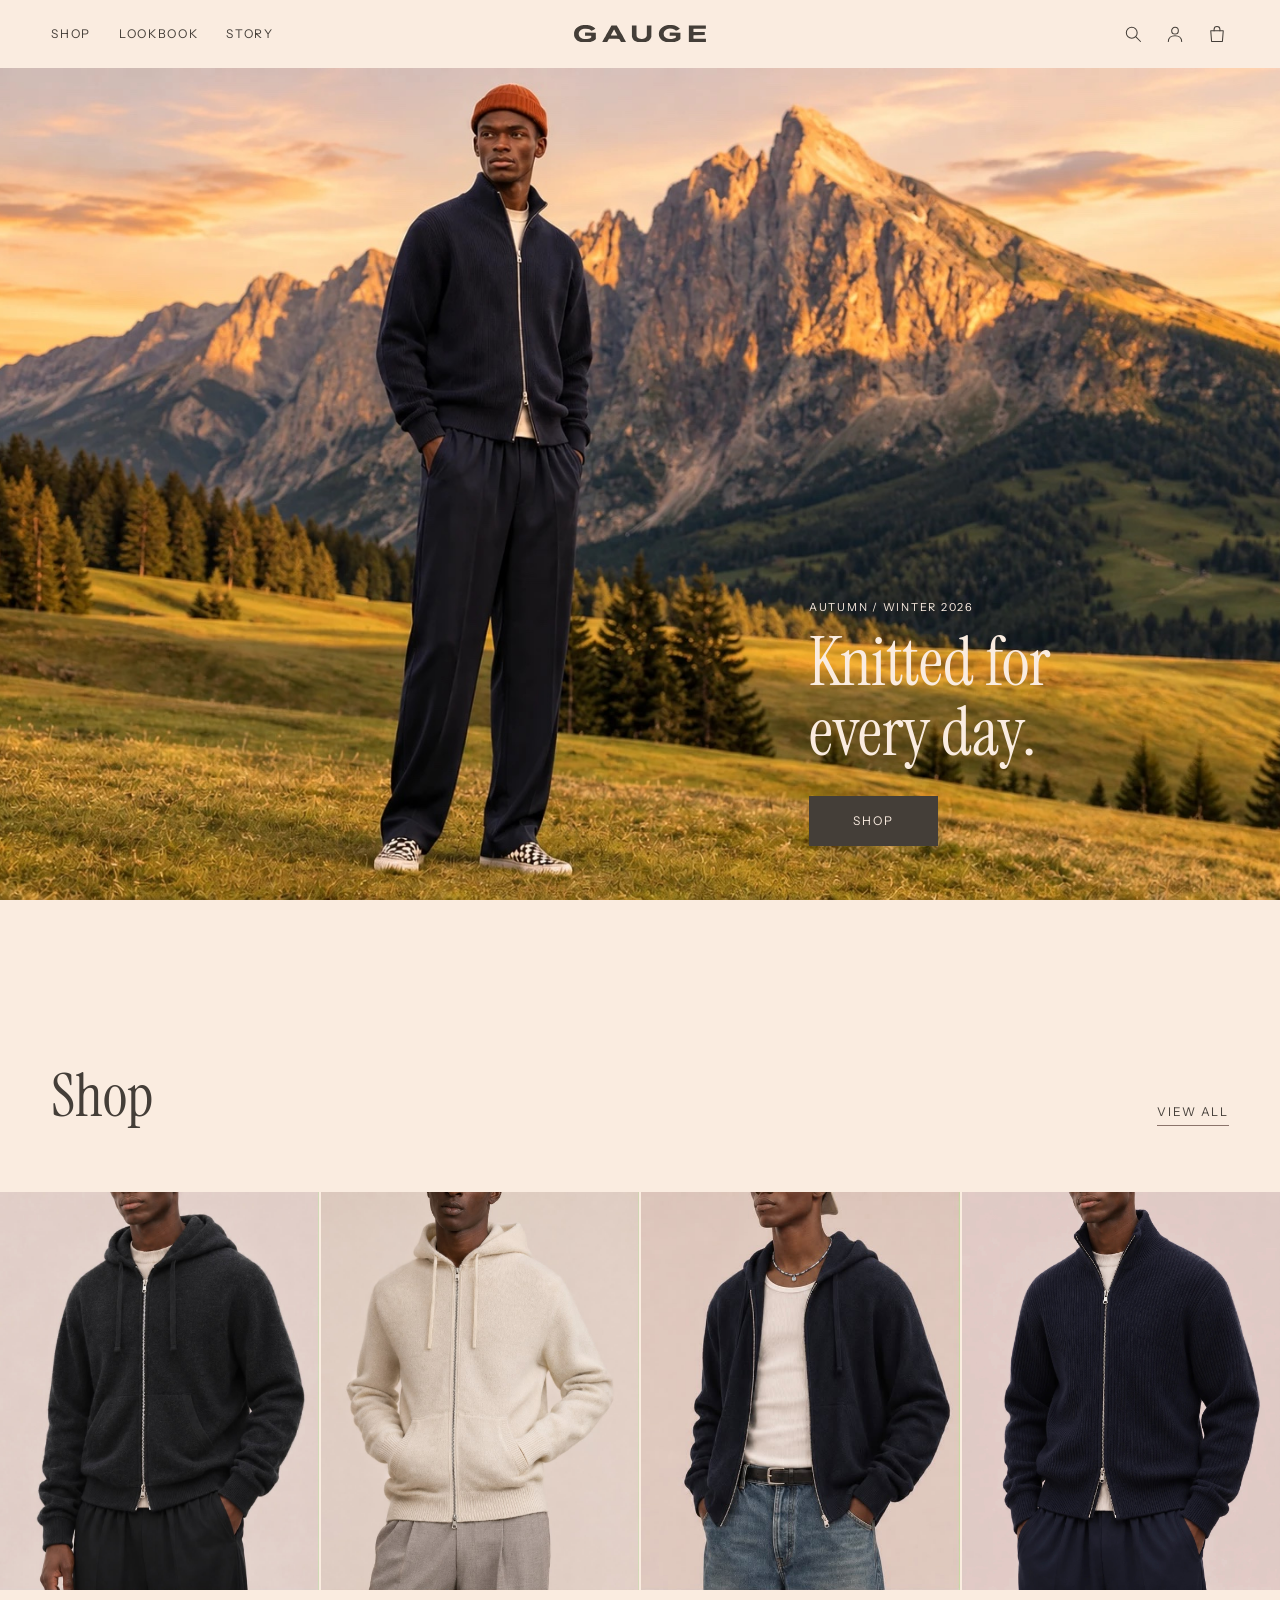
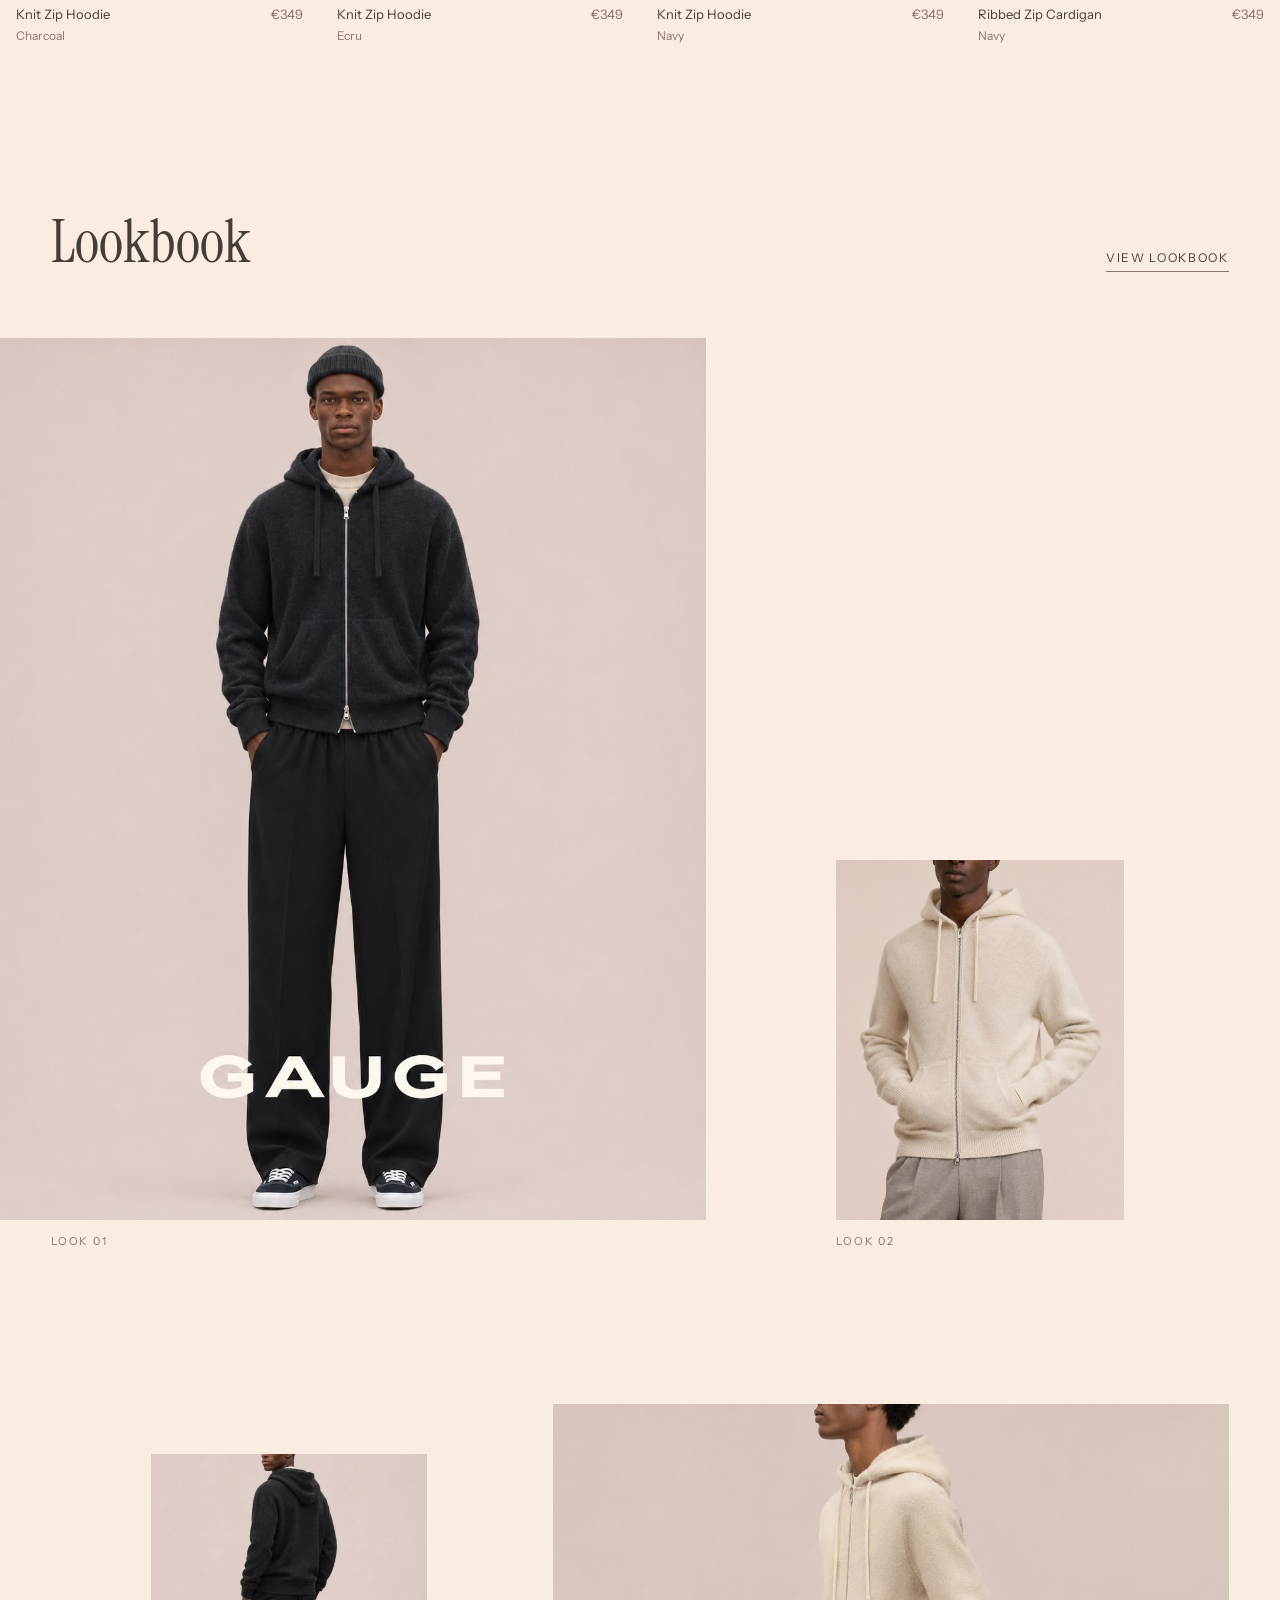
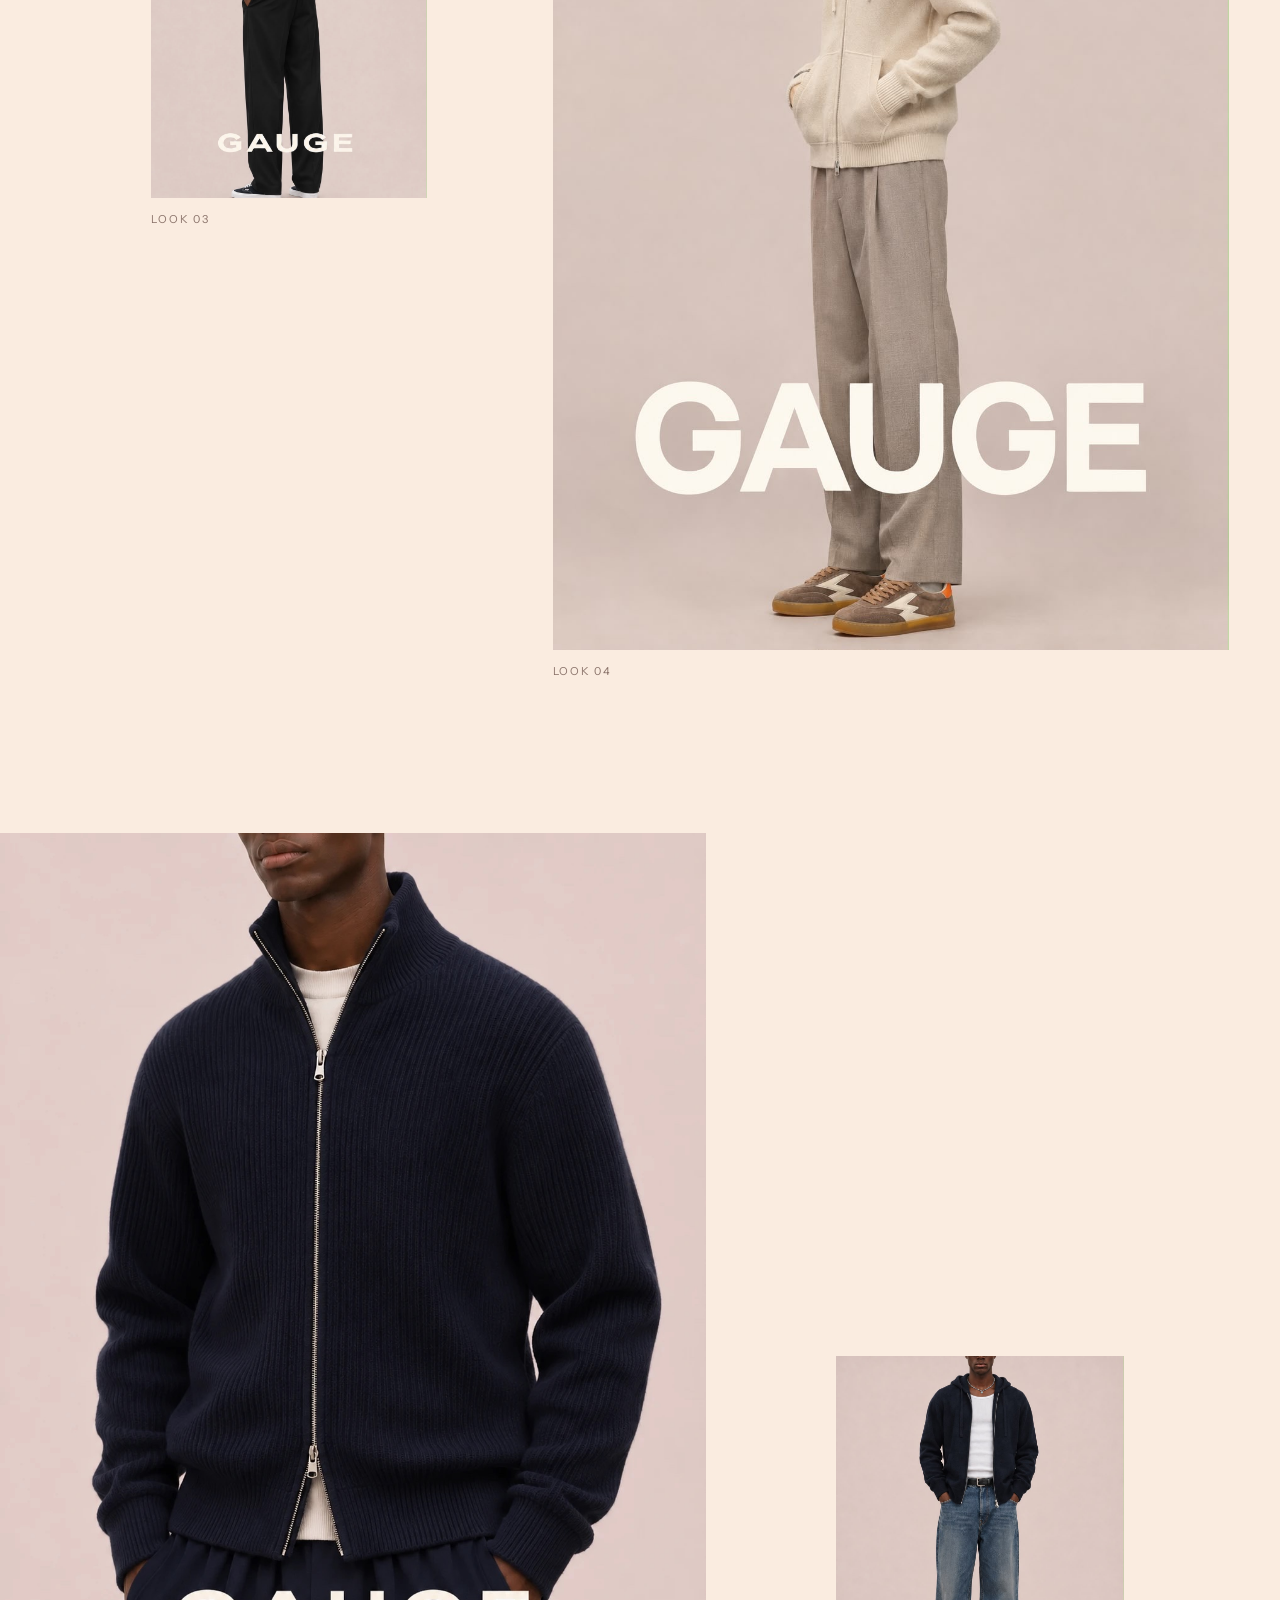
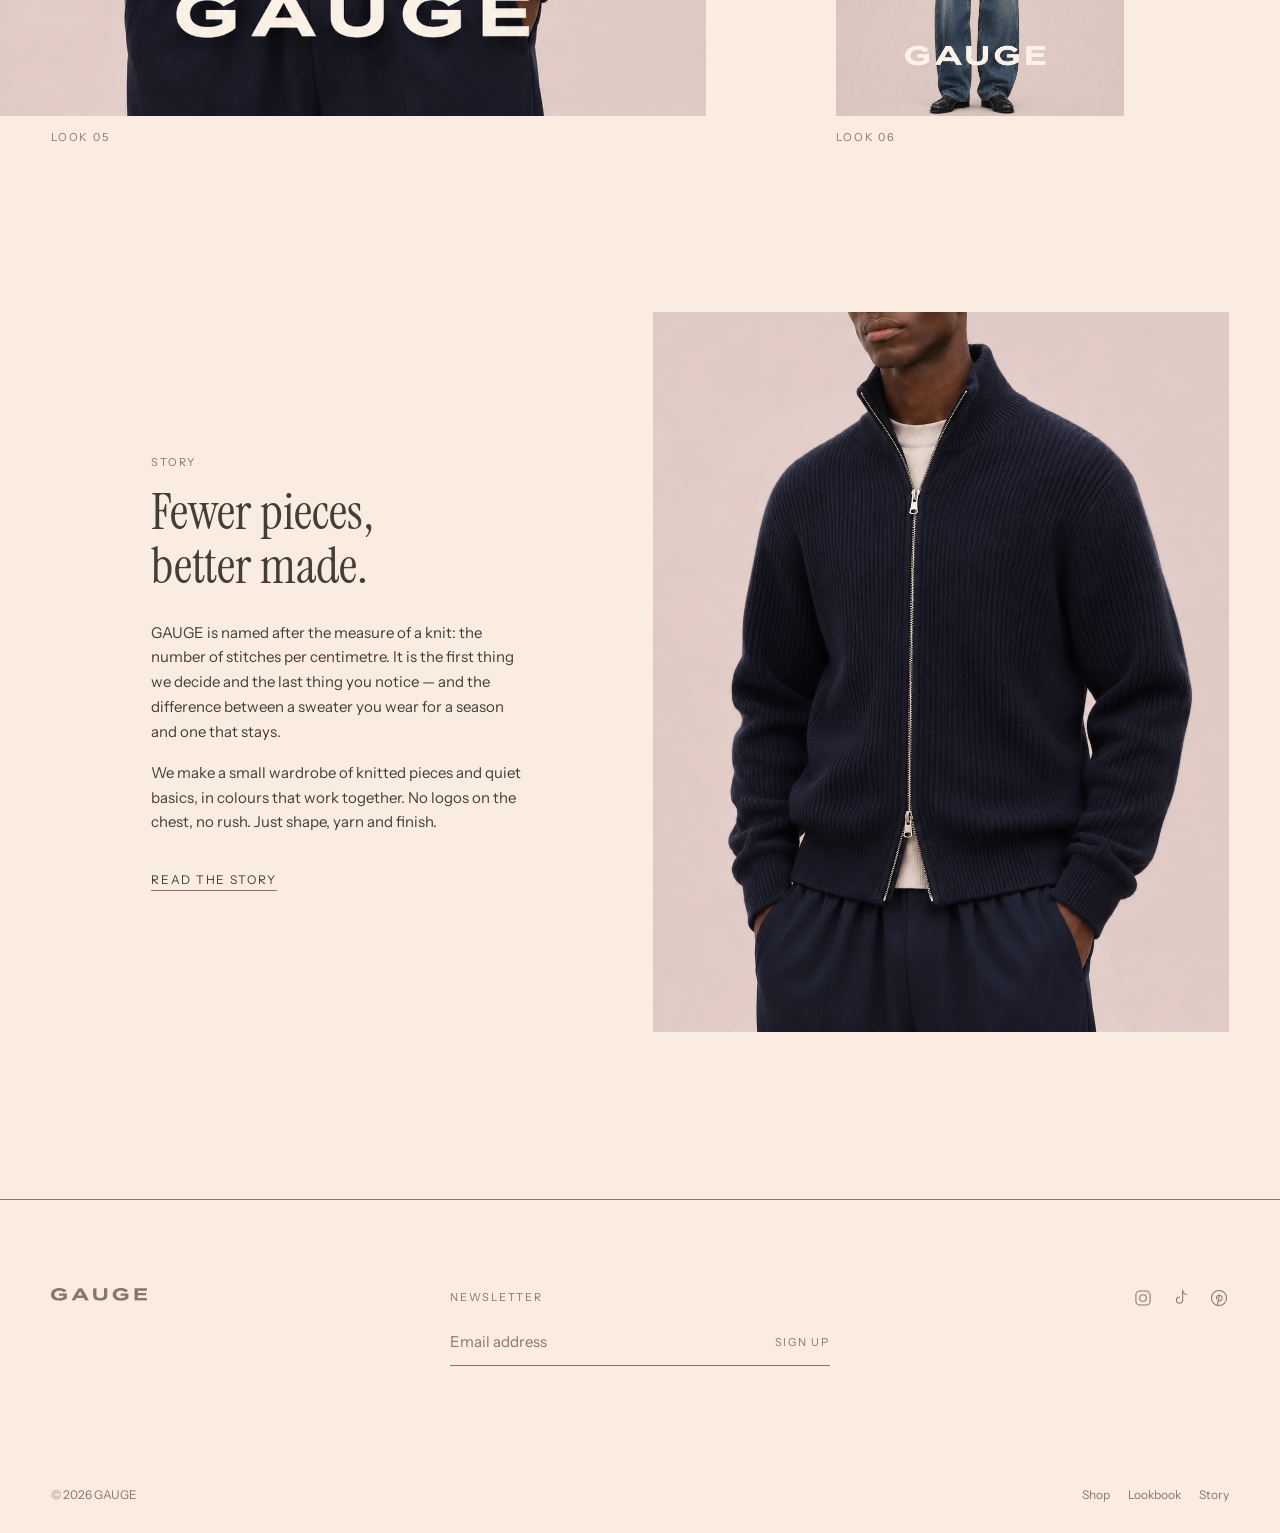
<file: index.html>
<!doctype html>
<html lang="en">
<head>
<meta charset="utf-8">
<meta name="viewport" content="width=device-width, initial-scale=1">
<title>GAUGE</title>
<meta name="description" content="GAUGE — knitwear and essentials.">
<link rel="preconnect" href="https://fonts.googleapis.com">
<link rel="preconnect" href="https://fonts.gstatic.com" crossorigin>
<link href="https://fonts.googleapis.com/css2?family=Instrument+Sans:wght@400;500&family=Instrument+Serif:ital@0;1&display=swap" rel="stylesheet">
<link rel="stylesheet" href="styles.css?v=5">
</head>
<body data-page="home">

<header class="header" id="header"></header>

<main id="top">

  <!-- ═══ HERO ═══  FOTO: hero.jpg (tijdelijke banner; later vervangen door studiobeeld) -->
  <section class="hero">
    <figure class="ph" data-ph="hero.jpg">
      <img src="hero.jpg" alt="Model in a navy GAUGE cardigan and trousers in a mountain landscape at sunset">
    </figure>
    <div class="hero__text">
      <p class="label">Autumn / Winter 2026</p>
      <h1>Knitted for every day.</h1>
      <a class="btn" href="shop.html">Shop</a>
    </div>
  </section>

  <!-- ═══ SHOP ═══  Producten komen uit de lijst bovenaan site.js -->
  <section id="shop">
    <div class="section-head">
      <h2>Shop</h2>
      <a class="text-link" href="shop.html">View all</a>
    </div>
    <div class="grid" data-products></div>
  </section>

  <!-- ═══ LOOKBOOK ═══ -->
  <section id="lookbook">
    <div class="section-head">
      <h2>Lookbook</h2>
      <a class="text-link" href="lookbook.html">View lookbook</a>
    </div>
    <div class="looks">
      <div class="look-row bleed">
        <figure class="look big reveal">
          <div class="ph" data-ph="lookbook/01.jpg"><img src="lookbook/01.jpg" alt="Look 01 — charcoal hoodie with wide trousers" loading="lazy"></div>
          <figcaption class="label">Look 01</figcaption>
        </figure>
        <figure class="look small reveal">
          <div class="ph" data-ph="lookbook/04.jpg"><img src="lookbook/04.jpg" alt="Look 02 — ecru hoodie" loading="lazy"></div>
          <figcaption class="label">Look 02</figcaption>
        </figure>
      </div>
      <div class="look-row flip">
        <figure class="look small reveal">
          <div class="ph" data-ph="lookbook/07.jpg"><img src="lookbook/07.jpg" alt="Look 03 — charcoal hoodie, back view" loading="lazy"></div>
          <figcaption class="label">Look 03</figcaption>
        </figure>
        <figure class="look big reveal">
          <div class="ph" data-ph="lookbook/06.jpg"><img src="lookbook/06.jpg" alt="Look 04 — ecru hoodie with trousers, side view" loading="lazy"></div>
          <figcaption class="label">Look 04</figcaption>
        </figure>
      </div>
      <div class="look-row bleed">
        <figure class="look big reveal">
          <div class="ph" data-ph="lookbook/09.jpg"><img src="lookbook/09.jpg" alt="Look 05 — navy ribbed cardigan" loading="lazy"></div>
          <figcaption class="label">Look 05</figcaption>
        </figure>
        <figure class="look small reveal">
          <div class="ph" data-ph="lookbook/02.jpg"><img src="lookbook/02.jpg" alt="Look 06 — navy hoodie with wide jeans" loading="lazy"></div>
          <figcaption class="label">Look 06</figcaption>
        </figure>
      </div>
    </div>
  </section>

  <!-- ═══ STORY ═══  (tekst is een voorzet — vervang door jullie eigen verhaal) -->
  <section id="story" class="story">
    <div class="story__text reveal">
      <p class="label">Story</p>
      <h2>Fewer pieces, better made.</h2>
      <p>GAUGE is named after the measure of a knit: the number of stitches per centimetre. It is the first thing we decide and the last thing you notice — and the difference between a sweater you wear for a season and one that stays.</p>
      <p>We make a small wardrobe of knitted pieces and quiet basics, in colours that work together. No logos on the chest, no rush. Just shape, yarn and finish.</p>
      <p class="story__link"><a class="text-link" href="story.html">Read the story</a></p>
    </div>
    <figure class="story__image reveal">
      <div class="ph" data-ph="lookbook/10.jpg"><img src="lookbook/10.jpg" alt="Detail of navy rib knit" loading="lazy"></div>
    </figure>
  </section>

</main>

<footer class="footer" id="footer"></footer>

<script src="site.js?v=5"></script>
</body>
</html>
</file>
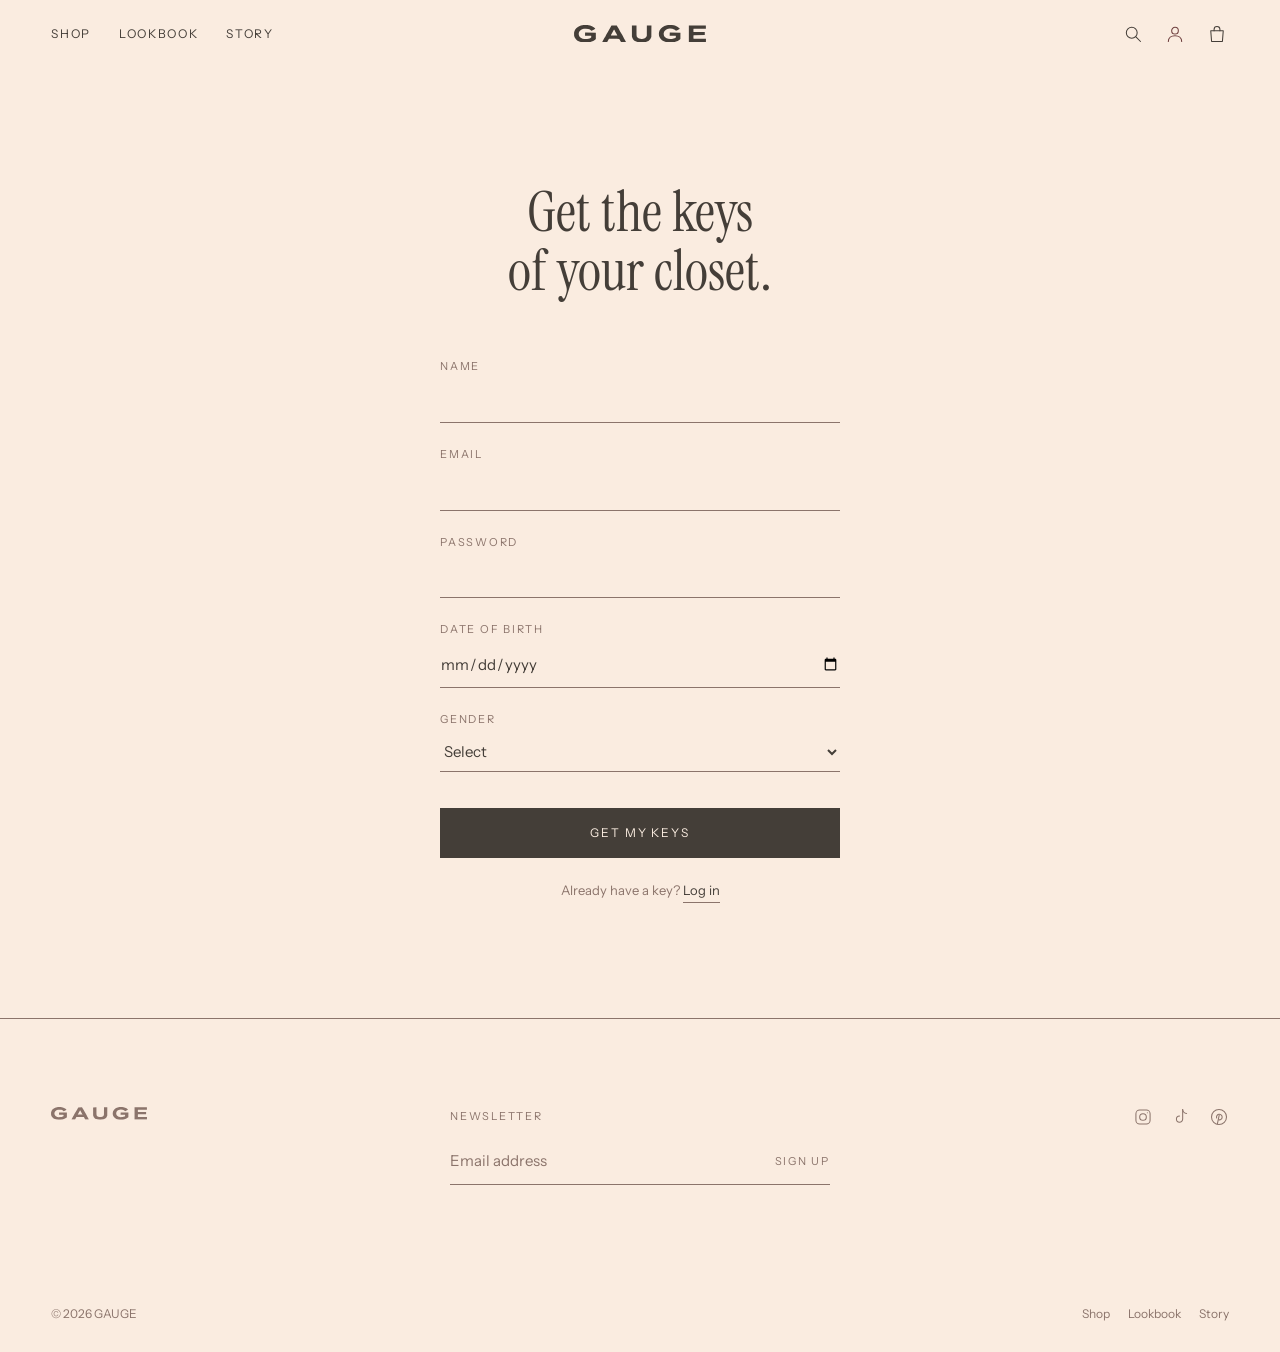
<file: account.html>
<!doctype html>
<html lang="en">
<head>
<meta charset="utf-8">
<meta name="viewport" content="width=device-width, initial-scale=1">
<title>Account | GAUGE</title>
<meta name="description" content="Your GAUGE account and closet.">
<link rel="preconnect" href="https://fonts.googleapis.com">
<link rel="preconnect" href="https://fonts.gstatic.com" crossorigin>
<link href="https://fonts.googleapis.com/css2?family=Instrument+Sans:wght@400;500&family=Instrument+Serif:ital@0;1&display=swap" rel="stylesheet">
<link rel="stylesheet" href="styles.css?v=5">
<link rel="stylesheet" href="account.css?v=5">
</head>
<body data-page="account">

<header class="header" id="header"></header>

<!-- Inhoud (register-portal of account met G Rack) wordt opgebouwd door account.js -->
<main id="account" class="account"></main>

<footer class="footer" id="footer"></footer>

<script src="site.js?v=5"></script>
<script src="account.js?v=5"></script>
</body>
</html>
</file>
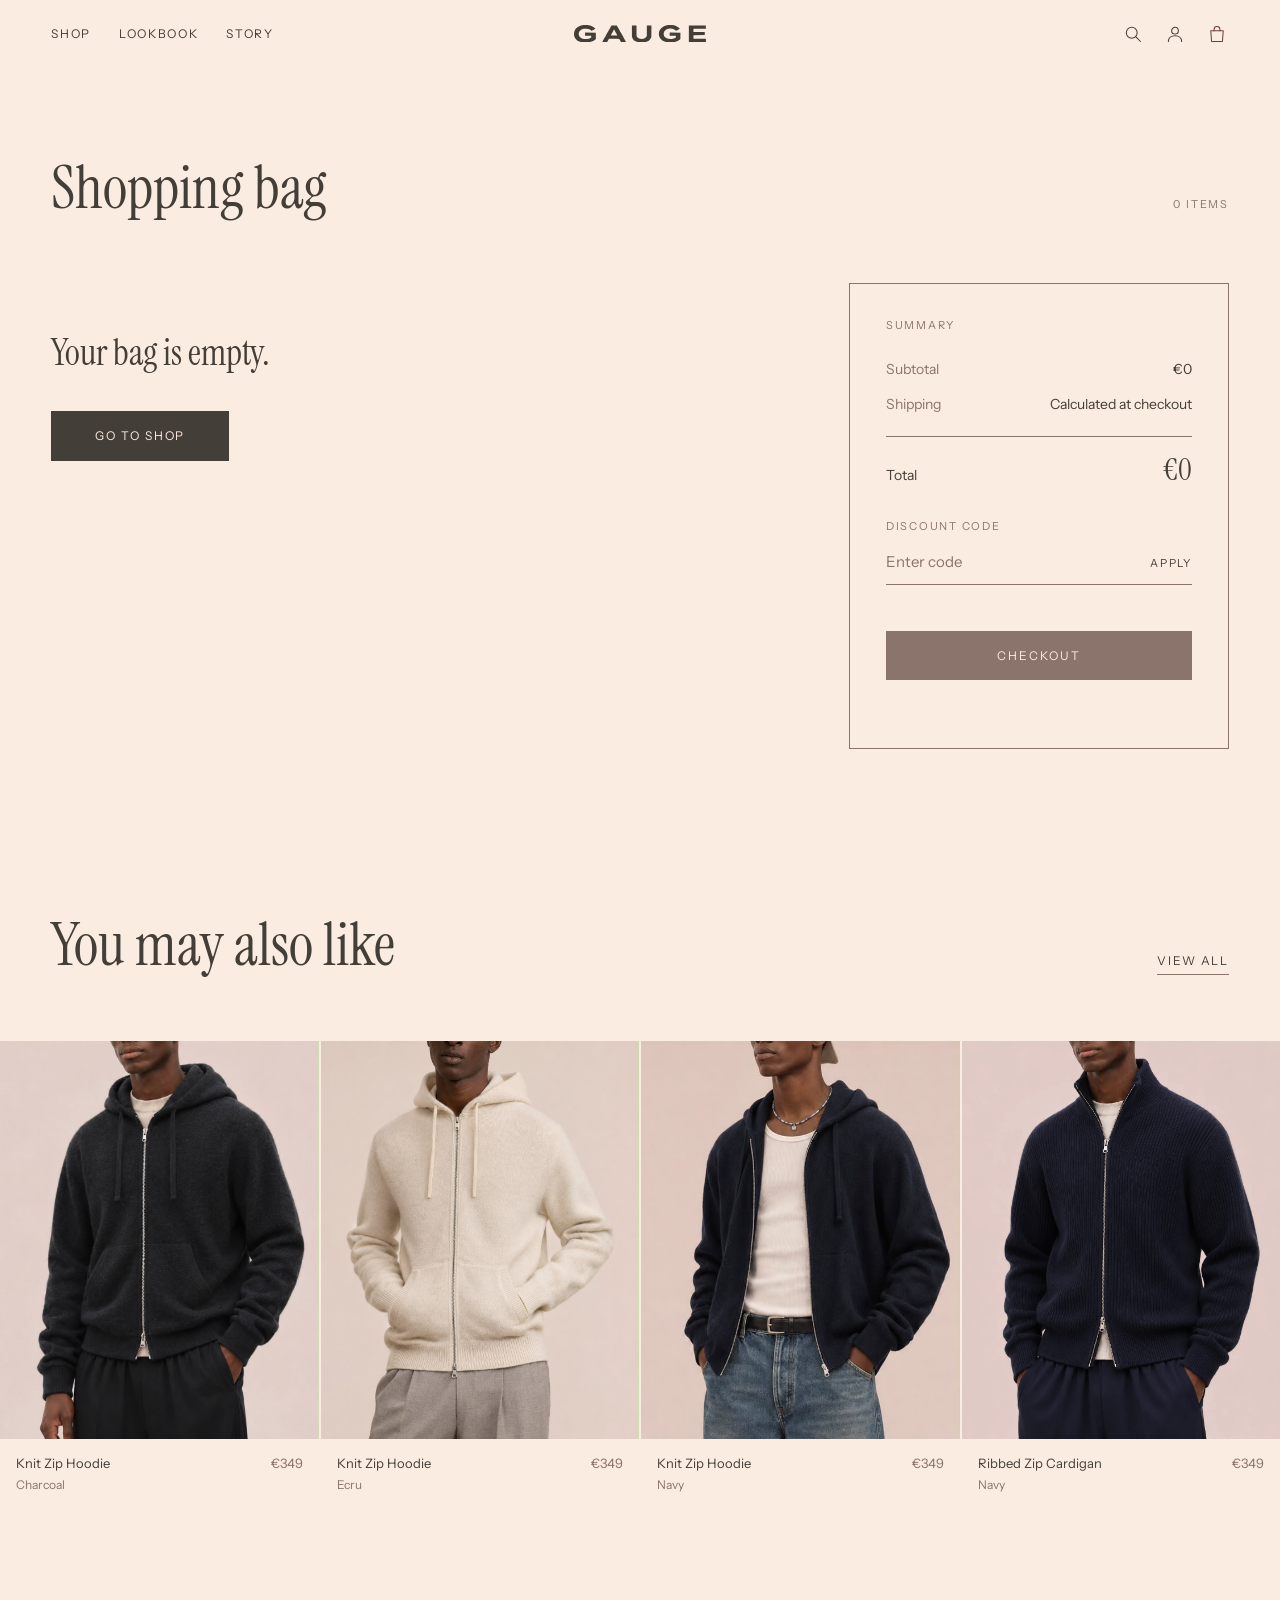
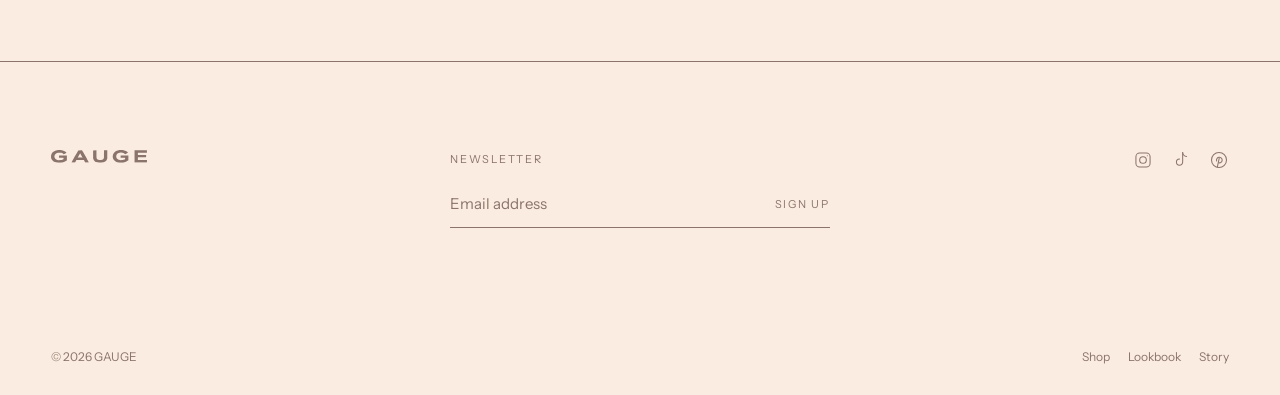
<file: bag.html>
<!doctype html>
<html lang="en">
<head>
<meta charset="utf-8">
<meta name="viewport" content="width=device-width, initial-scale=1">
<title>Shopping bag | GAUGE</title>
<meta name="description" content="Your GAUGE shopping bag.">
<link rel="preconnect" href="https://fonts.googleapis.com">
<link rel="preconnect" href="https://fonts.gstatic.com" crossorigin>
<link href="https://fonts.googleapis.com/css2?family=Instrument+Sans:wght@400;500&family=Instrument+Serif:ital@0;1&display=swap" rel="stylesheet">
<link rel="stylesheet" href="styles.css?v=5">
<link rel="stylesheet" href="bag.css?v=5">
</head>
<body data-page="bag">

<header class="header" id="header"></header>

<main>
  <div class="section-head section-head--page">
    <h1>Shopping bag</h1>
    <p class="label" id="bag-count" aria-live="polite"></p>
  </div>

  <!-- Inhoud (items links, overzicht rechts) wordt opgebouwd door bag.js -->
  <div class="bag" id="bag"></div>

  <section aria-labelledby="also-title">
    <div class="section-head">
      <h2 id="also-title">You may also like</h2>
      <a class="text-link" href="shop.html">View all</a>
    </div>
    <div class="grid" id="also-like"></div>
  </section>
  <div class="page-end"></div>
</main>

<footer class="footer" id="footer"></footer>

<script src="site.js?v=5"></script>
<script src="bag.js?v=5"></script>
</body>
</html>
</file>
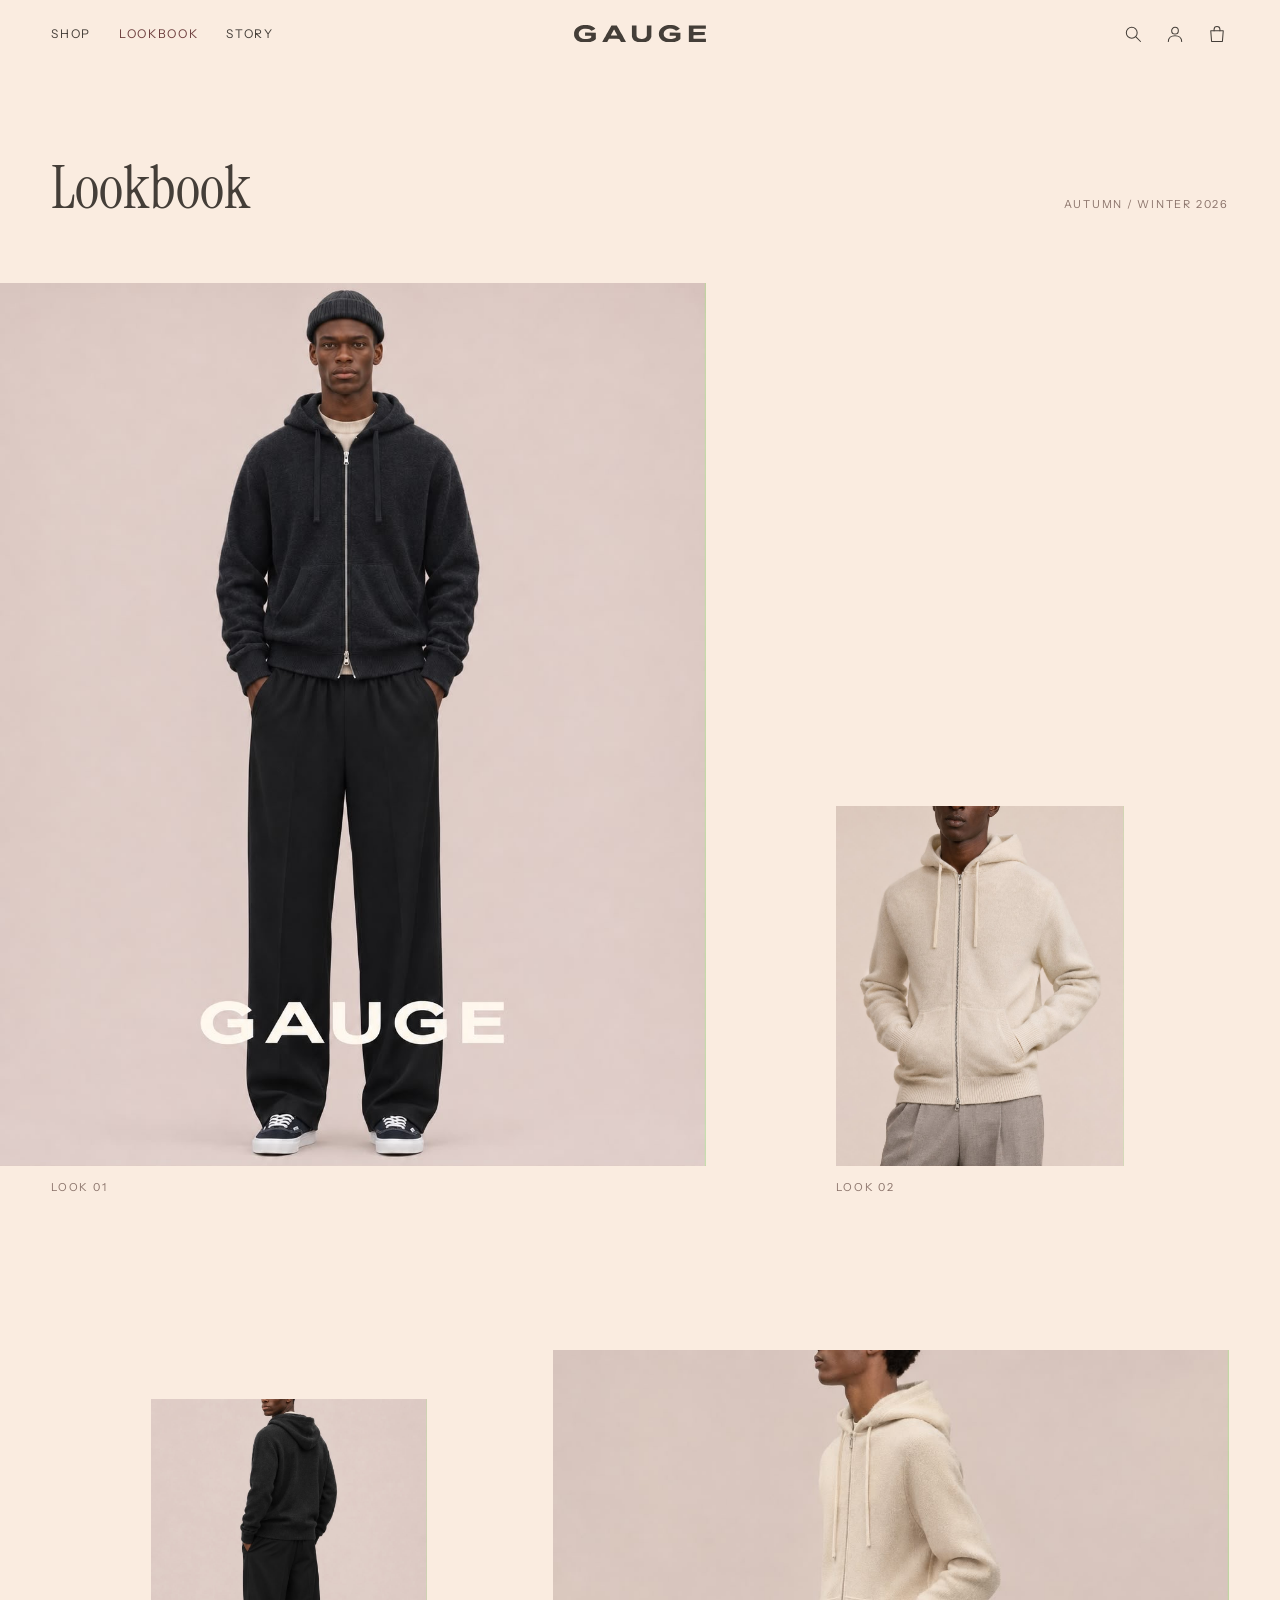
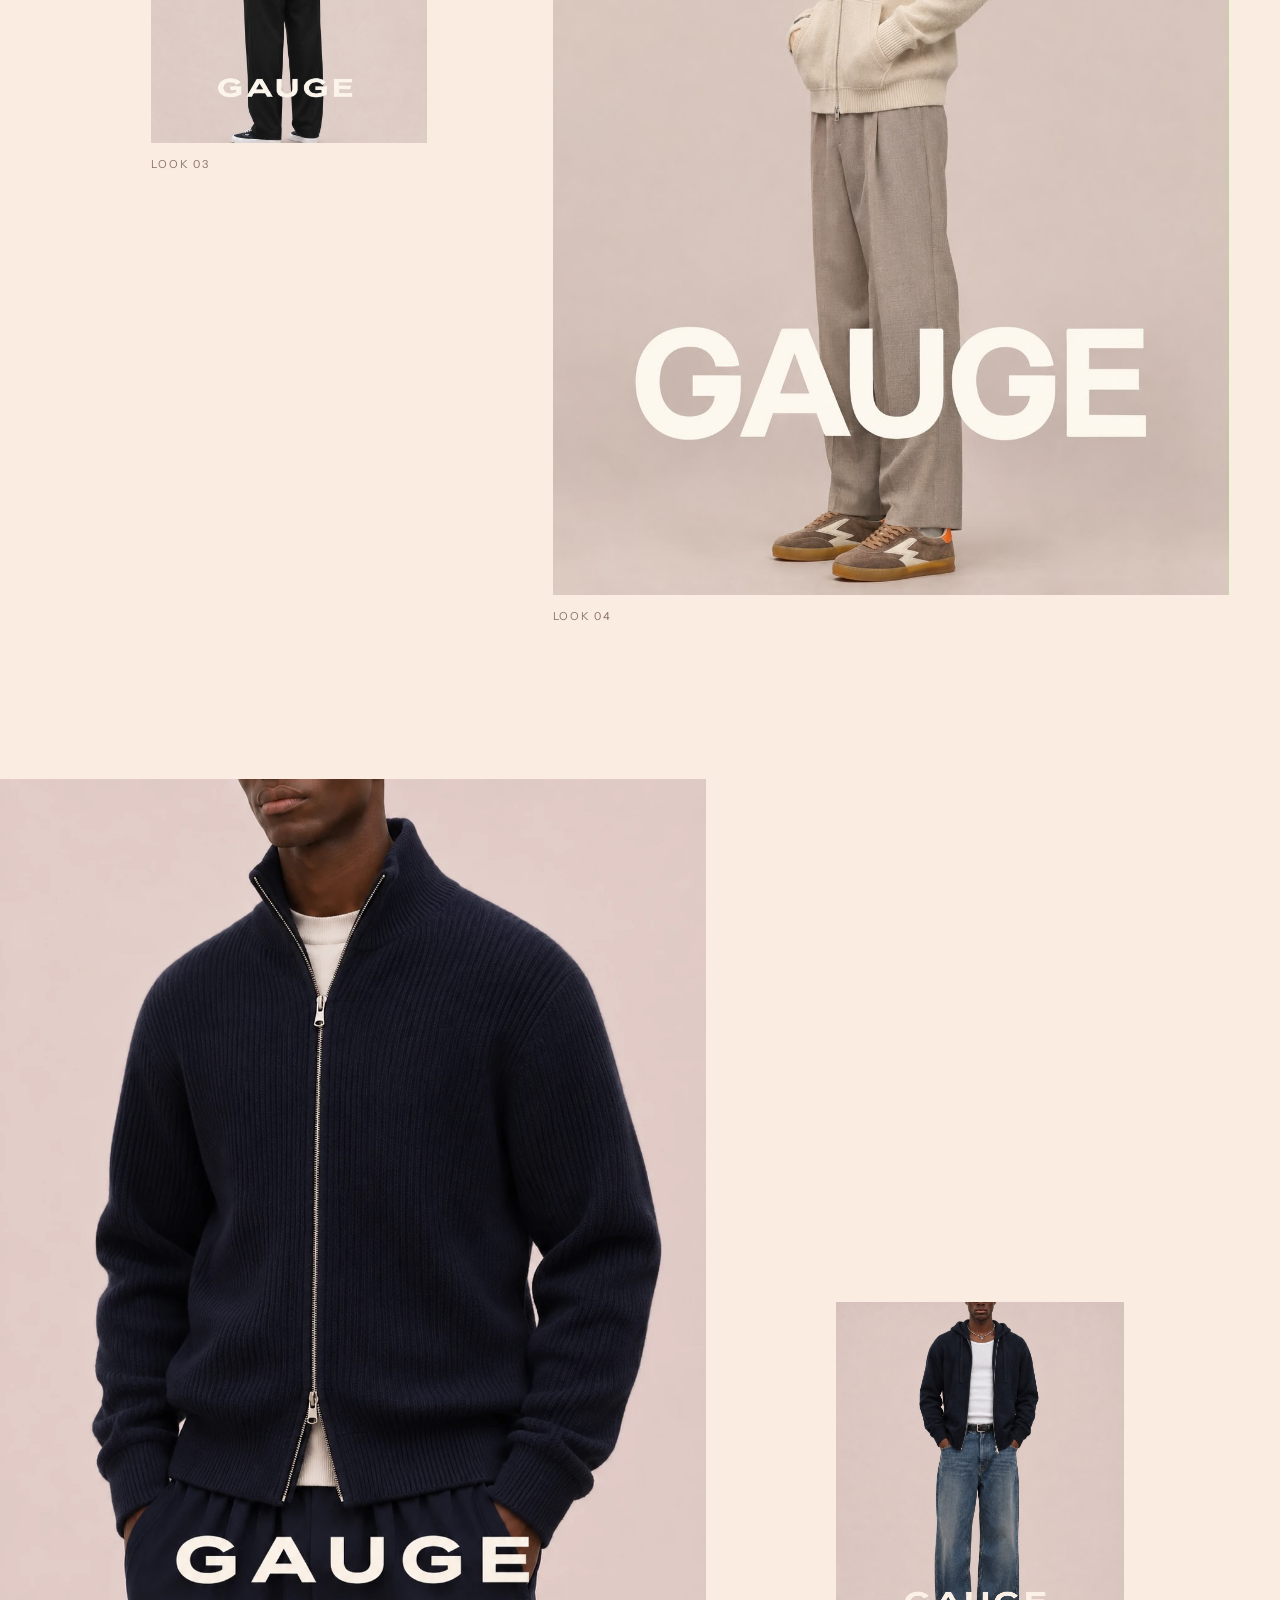
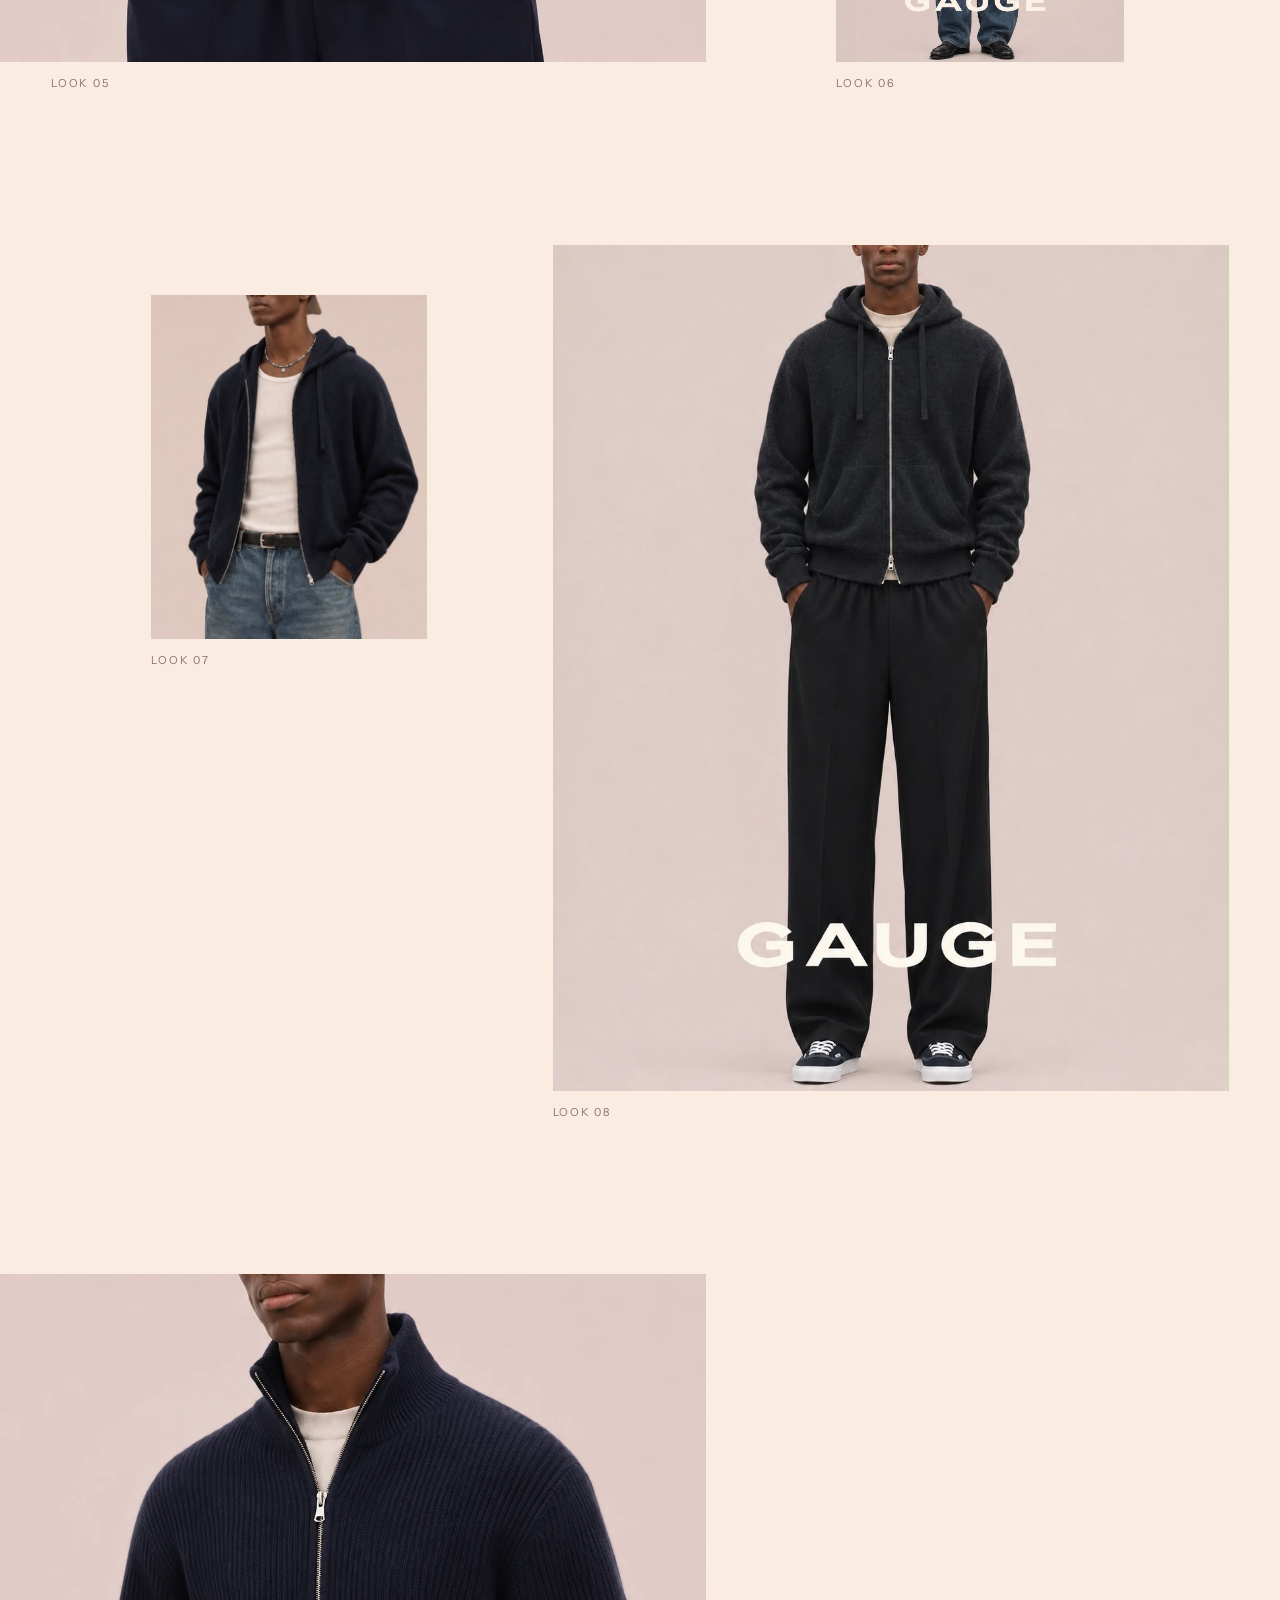
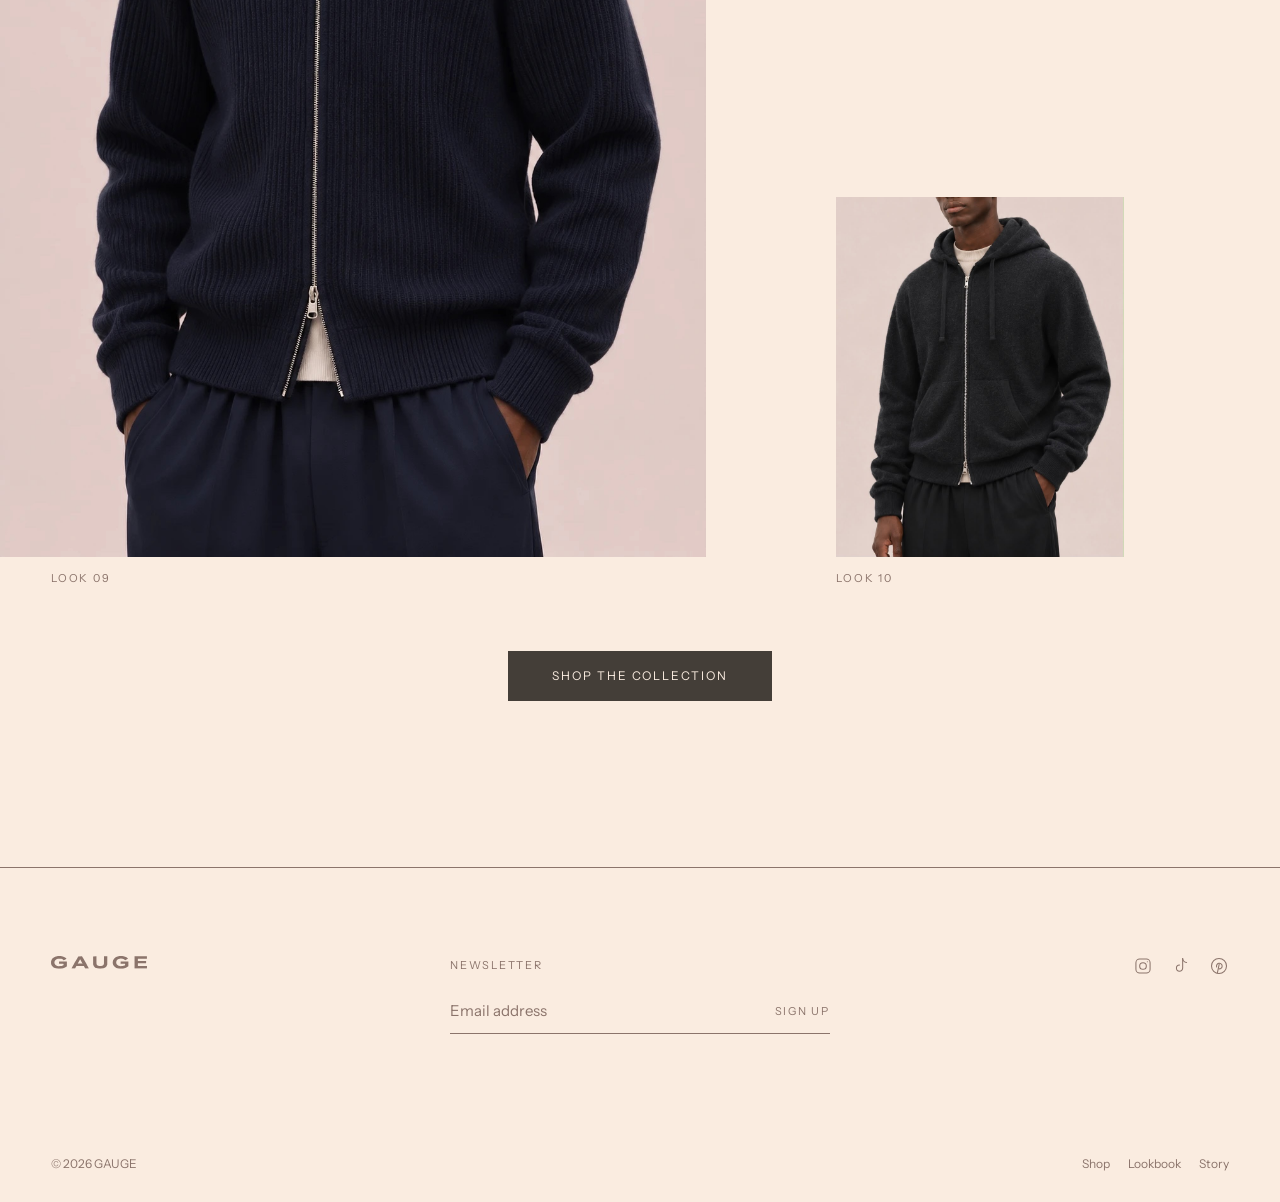
<file: lookbook.html>
<!doctype html>
<html lang="en">
<head>
<meta charset="utf-8">
<meta name="viewport" content="width=device-width, initial-scale=1">
<title>Lookbook | GAUGE</title>
<meta name="description" content="GAUGE lookbook — Autumn / Winter 2026.">
<link rel="preconnect" href="https://fonts.googleapis.com">
<link rel="preconnect" href="https://fonts.gstatic.com" crossorigin>
<link href="https://fonts.googleapis.com/css2?family=Instrument+Sans:wght@400;500&family=Instrument+Serif:ital@0;1&display=swap" rel="stylesheet">
<link rel="stylesheet" href="styles.css?v=5">
</head>
<body data-page="lookbook">

<header class="header" id="header"></header>

<main>
  <div class="section-head section-head--page">
    <h1>Lookbook</h1>
    <p class="label">Autumn / Winter 2026</p>
  </div>

  <!-- Alle tien lookbookfoto's, afwisselend groot en klein -->
  <div class="looks">
    <div class="look-row bleed">
      <figure class="look big reveal">
        <div class="ph" data-ph="lookbook/01.jpg"><img src="lookbook/01.jpg" alt="Look 01 — charcoal hoodie with wide trousers"></div>
        <figcaption class="label">Look 01</figcaption>
      </figure>
      <figure class="look small reveal">
        <div class="ph" data-ph="lookbook/04.jpg"><img src="lookbook/04.jpg" alt="Look 02 — ecru hoodie"></div>
        <figcaption class="label">Look 02</figcaption>
      </figure>
    </div>
    <div class="look-row flip">
      <figure class="look small reveal">
        <div class="ph" data-ph="lookbook/07.jpg"><img src="lookbook/07.jpg" alt="Look 03 — charcoal hoodie, back view" loading="lazy"></div>
        <figcaption class="label">Look 03</figcaption>
      </figure>
      <figure class="look big reveal">
        <div class="ph" data-ph="lookbook/06.jpg"><img src="lookbook/06.jpg" alt="Look 04 — ecru hoodie with trousers, side view" loading="lazy"></div>
        <figcaption class="label">Look 04</figcaption>
      </figure>
    </div>
    <div class="look-row bleed">
      <figure class="look big reveal">
        <div class="ph" data-ph="lookbook/09.jpg"><img src="lookbook/09.jpg" alt="Look 05 — navy ribbed cardigan" loading="lazy"></div>
        <figcaption class="label">Look 05</figcaption>
      </figure>
      <figure class="look small reveal">
        <div class="ph" data-ph="lookbook/02.jpg"><img src="lookbook/02.jpg" alt="Look 06 — navy hoodie with wide jeans" loading="lazy"></div>
        <figcaption class="label">Look 06</figcaption>
      </figure>
    </div>
    <div class="look-row flip">
      <figure class="look small reveal">
        <div class="ph" data-ph="lookbook/03.jpg"><img src="lookbook/03.jpg" alt="Look 07 — navy hoodie, close-up" loading="lazy"></div>
        <figcaption class="label">Look 07</figcaption>
      </figure>
      <figure class="look big reveal">
        <div class="ph" data-ph="lookbook/08.jpg"><img src="lookbook/08.jpg" alt="Look 08 — charcoal hoodie with wide trousers, front view" loading="lazy"></div>
        <figcaption class="label">Look 08</figcaption>
      </figure>
    </div>
    <div class="look-row bleed">
      <figure class="look big reveal">
        <div class="ph" data-ph="lookbook/10.jpg"><img src="lookbook/10.jpg" alt="Look 09 — navy ribbed cardigan, detail" loading="lazy"></div>
        <figcaption class="label">Look 09</figcaption>
      </figure>
      <figure class="look small reveal">
        <div class="ph" data-ph="lookbook/05.jpg"><img src="lookbook/05.jpg" alt="Look 10 — charcoal hoodie, close-up" loading="lazy"></div>
        <figcaption class="label">Look 10</figcaption>
      </figure>
    </div>
  </div>

  <div class="grid-foot"><a class="btn" href="shop.html">Shop the collection</a></div>
  <div class="page-end"></div>
</main>

<footer class="footer" id="footer"></footer>

<script src="site.js?v=5"></script>
</body>
</html>
</file>
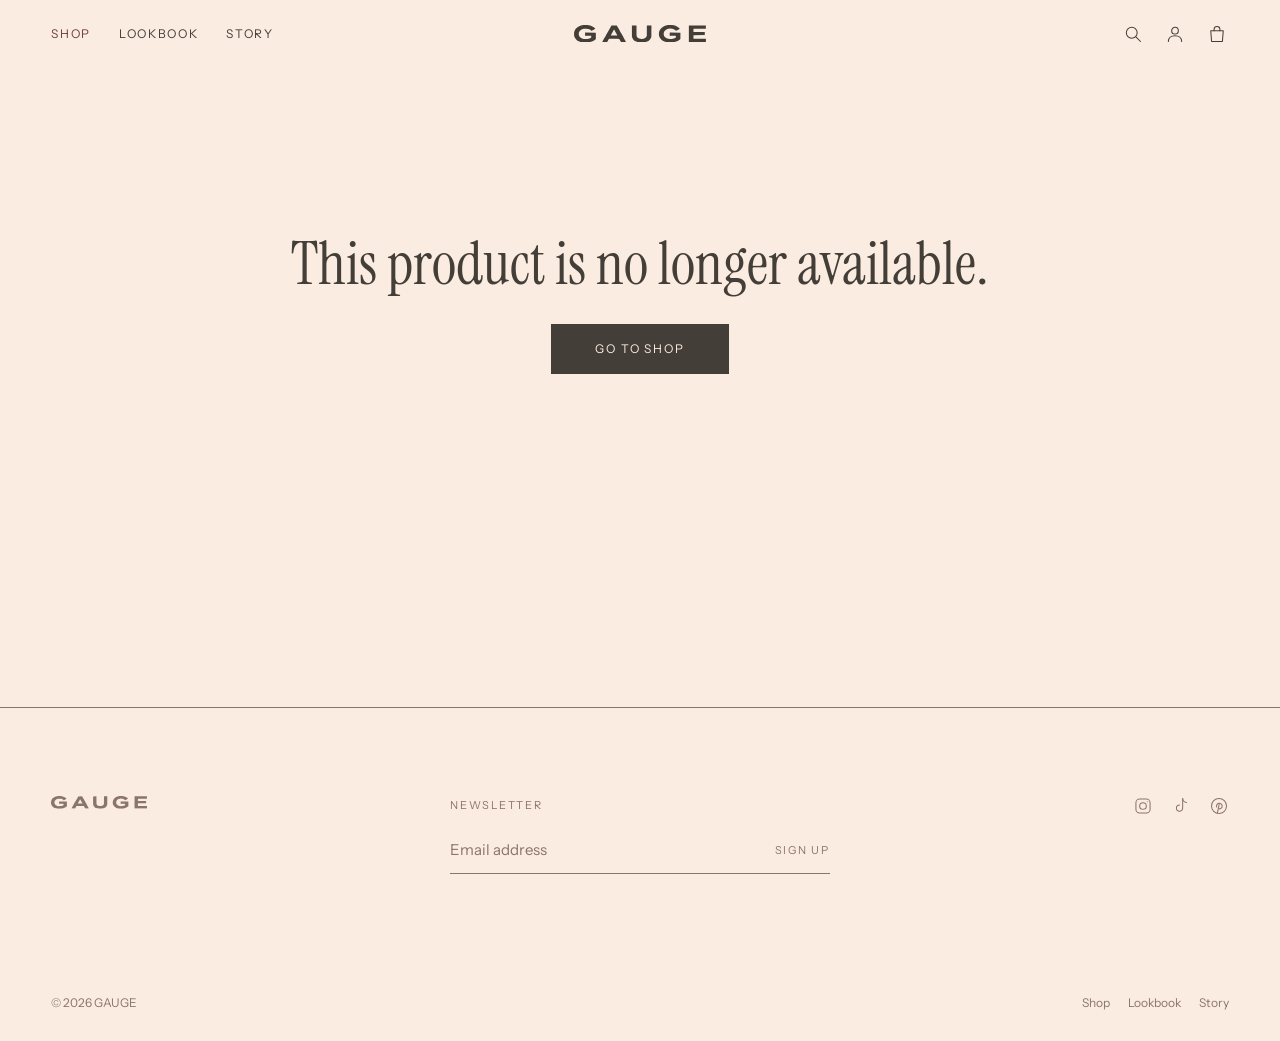
<file: product.html>
<!doctype html>
<html lang="en">
<head>
<meta charset="utf-8">
<meta name="viewport" content="width=device-width, initial-scale=1">
<title>Product | GAUGE</title>
<link rel="preconnect" href="https://fonts.googleapis.com">
<link rel="preconnect" href="https://fonts.gstatic.com" crossorigin>
<link href="https://fonts.googleapis.com/css2?family=Instrument+Sans:wght@400;500&family=Instrument+Serif:ital@0;1&display=swap" rel="stylesheet">
<link rel="stylesheet" href="styles.css?v=5">
</head>
<body data-page="product">

<header class="header" id="header"></header>

<main>
  <!-- Eén sjabloon voor alle producten: product.html?id=… — inhoud komt uit site.js -->
  <div class="pdp" id="pdp"></div>

  <section id="related-section">
    <div class="section-head">
      <h2>More from the collection</h2>
      <a class="text-link" href="shop.html">View all</a>
    </div>
    <div class="grid grid--related" id="related"></div>
  </section>
  <div class="page-end"></div>
</main>

<footer class="footer" id="footer"></footer>

<script src="site.js?v=5"></script>
</body>
</html>
</file>
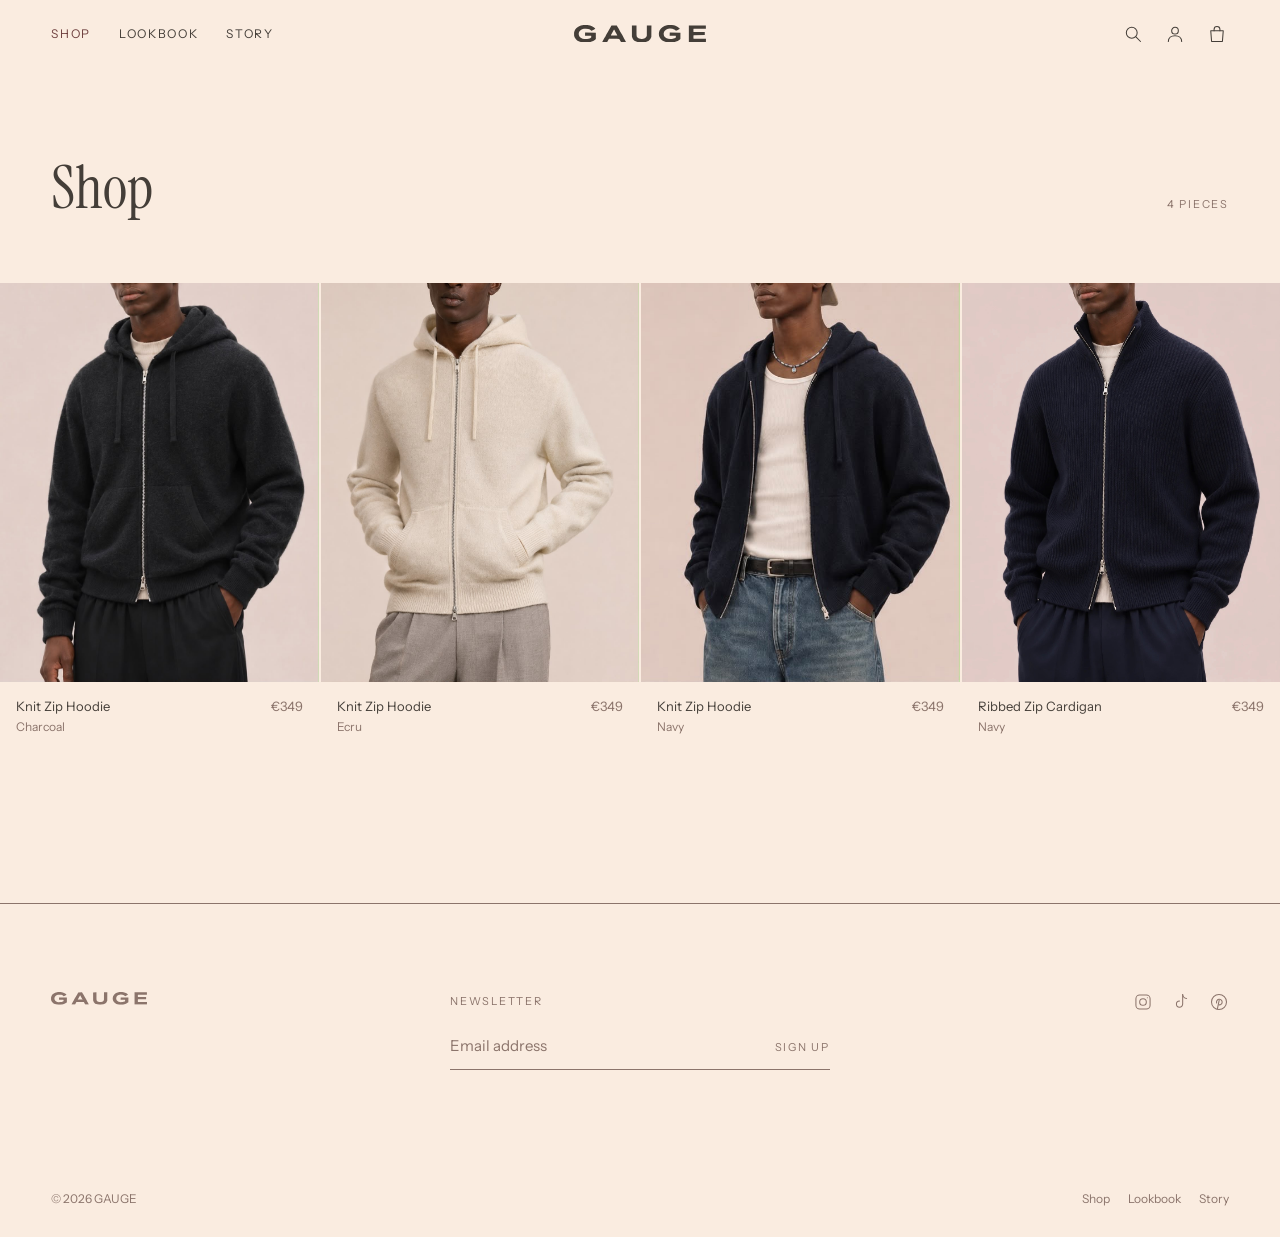
<file: shop.html>
<!doctype html>
<html lang="en">
<head>
<meta charset="utf-8">
<meta name="viewport" content="width=device-width, initial-scale=1">
<title>Shop | GAUGE</title>
<meta name="description" content="Shop GAUGE knitwear.">
<link rel="preconnect" href="https://fonts.googleapis.com">
<link rel="preconnect" href="https://fonts.gstatic.com" crossorigin>
<link href="https://fonts.googleapis.com/css2?family=Instrument+Sans:wght@400;500&family=Instrument+Serif:ital@0;1&display=swap" rel="stylesheet">
<link rel="stylesheet" href="styles.css?v=5">
</head>
<body data-page="shop">

<header class="header" id="header"></header>

<main>
  <div class="section-head section-head--page">
    <h1>Shop</h1>
    <p class="label" data-product-count></p>
  </div>
  <!-- Producten komen uit de lijst bovenaan site.js -->
  <div class="grid" data-products></div>
  <div class="page-end"></div>
</main>

<footer class="footer" id="footer"></footer>

<script src="site.js?v=5"></script>
</body>
</html>
</file>
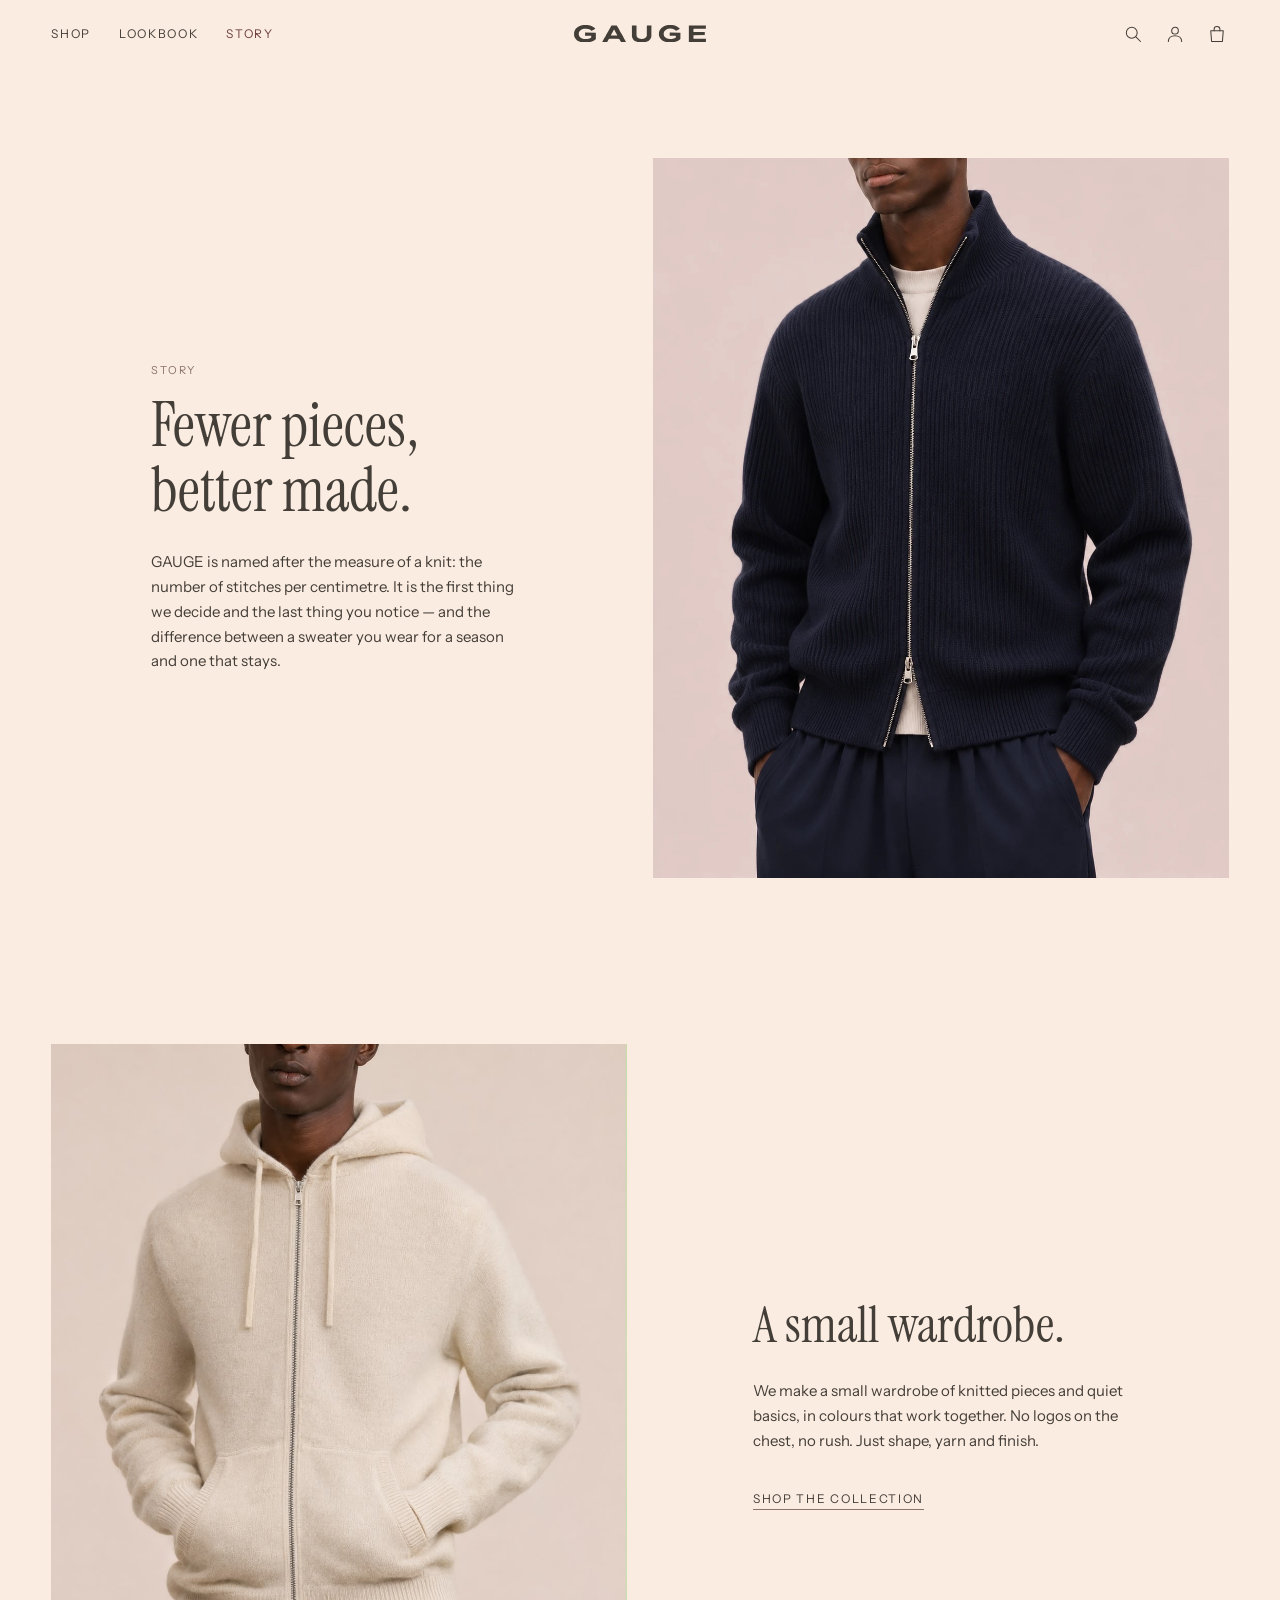
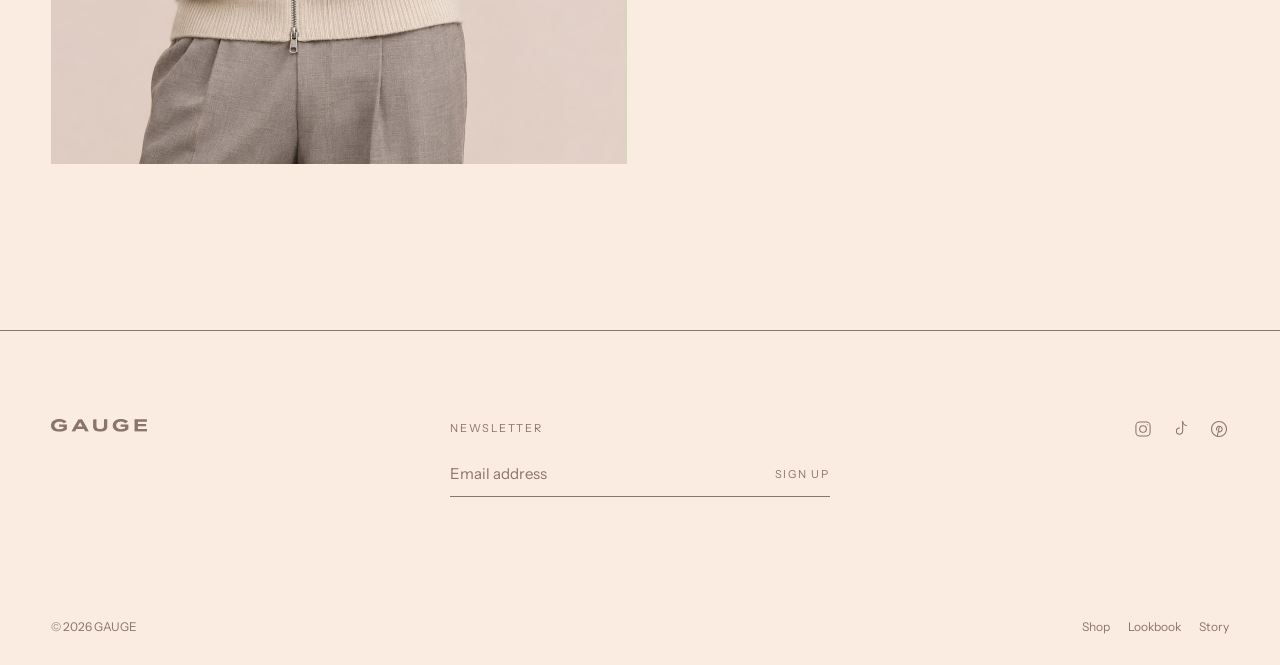
<file: story.html>
<!doctype html>
<html lang="en">
<head>
<meta charset="utf-8">
<meta name="viewport" content="width=device-width, initial-scale=1">
<title>Story | GAUGE</title>
<meta name="description" content="The story behind GAUGE.">
<link rel="preconnect" href="https://fonts.googleapis.com">
<link rel="preconnect" href="https://fonts.gstatic.com" crossorigin>
<link href="https://fonts.googleapis.com/css2?family=Instrument+Sans:wght@400;500&family=Instrument+Serif:ital@0;1&display=swap" rel="stylesheet">
<link rel="stylesheet" href="styles.css?v=5">
</head>
<body data-page="story">

<header class="header" id="header"></header>

<!-- Tekst is een voorzet — vervang door jullie eigen verhaal -->
<main>
  <section class="story story--page">
    <div class="story__text reveal">
      <p class="label">Story</p>
      <h1>Fewer pieces, better made.</h1>
      <p>GAUGE is named after the measure of a knit: the number of stitches per centimetre. It is the first thing we decide and the last thing you notice — and the difference between a sweater you wear for a season and one that stays.</p>
    </div>
    <figure class="story__image reveal">
      <div class="ph" data-ph="lookbook/10.jpg"><img src="lookbook/10.jpg" alt="Detail of navy rib knit"></div>
    </figure>
  </section>

  <section class="story story--flip">
    <figure class="story__image reveal">
      <div class="ph" data-ph="lookbook/04.jpg"><img src="lookbook/04.jpg" alt="Ecru knit hoodie, close-up" loading="lazy"></div>
    </figure>
    <div class="story__text reveal">
      <h2>A small wardrobe.</h2>
      <p>We make a small wardrobe of knitted pieces and quiet basics, in colours that work together. No logos on the chest, no rush. Just shape, yarn and finish.</p>
      <p class="story__link"><a class="text-link" href="shop.html">Shop the collection</a></p>
    </div>
  </section>
</main>

<footer class="footer" id="footer"></footer>

<script src="site.js?v=5"></script>
</body>
</html>
</file>
<file: styles.css>
/* GAUGE — gedeelde stijl voor alle pagina's
   Palet: alleen deze vier kleuren */
:root {
  --sand:  #FAECE0; /* 1. achtergrond, vlakken, header */
  --taupe: #8B746B; /* 2. bodytekst, lijnen, hover */
  --ink:   #443E38; /* 3. koppen, logo, knoppen */
  --wine:  #6E3F3E; /* 4. accent: actieve link, CTA-hover */

  --serif: "Instrument Serif", "Times New Roman", serif;
  --sans:  "Instrument Sans", "Helvetica Neue", Arial, sans-serif;

  --gutter: clamp(16px, 4vw, 56px);
  --section: clamp(88px, 13vw, 200px);
  --header-h: 68px;
}

*, *::before, *::after { box-sizing: border-box; }
html { scroll-behavior: smooth; -webkit-text-size-adjust: 100%; }
body {
  margin: 0;
  background: var(--sand);
  color: var(--taupe);
  font-family: var(--sans);
  font-size: 15px;
  line-height: 1.65;
  -webkit-font-smoothing: antialiased;
}
img { display: block; width: 100%; height: 100%; object-fit: cover; }
a { color: inherit; text-decoration: none; }
button { font: inherit; color: inherit; background: none; border: 0; padding: 0; cursor: pointer; }
h1, h2, h3, p, figure, ul { margin: 0; }
ul { padding: 0; list-style: none; }
:focus-visible { outline: 1px solid var(--wine); outline-offset: 4px; }

h1, h2 { font-family: var(--serif); font-weight: 400; color: var(--ink); line-height: 1.05; text-wrap: balance; }
.label { font-size: 11px; letter-spacing: .16em; text-transform: uppercase; color: var(--taupe); }
.logo { display: block; fill: var(--ink); }
.sprite { position: absolute; width: 0; height: 0; }

/* ── Header ──────────────────────────────────────────────────── */
.header {
  position: sticky; top: 0; z-index: 20;
  height: var(--header-h);
  padding: 0 var(--gutter);
  display: grid; grid-template-columns: 1fr auto 1fr; align-items: center;
  background: var(--sand);
  border-bottom: 1px solid transparent;
  transition: border-color .3s;
}
.header.scrolled { border-bottom-color: var(--taupe); }
.header .logo { width: 132px; height: auto; }
.header__logo { grid-column: 2; }
.header__right { grid-column: 3; justify-self: end; display: flex; align-items: center; gap: 36px; }
.nav { display: flex; gap: 28px; }
.nav a {
  font-size: 12px; letter-spacing: .14em; text-transform: uppercase; color: var(--ink);
  padding: 6px 0; transition: color .2s;
}
.nav a:hover { color: var(--taupe); }
.nav a.active { color: var(--wine); }
.icons { display: flex; gap: 18px; }
.icons a, .burger { position: relative; display: grid; place-items: center; width: 24px; height: 24px; color: var(--ink); transition: color .2s; }
.icons a:hover { color: var(--taupe); }
.icon { width: 20px; height: 20px; fill: none; stroke: currentColor; stroke-width: 1.25; stroke-linecap: round; stroke-linejoin: round; }
.burger { display: none; }
.cart__count {
  position: absolute; top: -6px; right: -9px;
  font-size: 10px; line-height: 1; color: var(--wine); font-weight: 500;
}

/* ── Knoppen ─────────────────────────────────────────────────── */
.btn {
  display: inline-block;
  padding: 15px 44px;
  background: var(--ink); color: var(--sand);
  font-size: 12px; letter-spacing: .16em; text-transform: uppercase; text-align: center;
  transition: background-color .25s;
}
.btn:hover { background: var(--wine); }
.btn--full { width: 100%; }
.text-link { font-size: 12px; letter-spacing: .14em; text-transform: uppercase; color: var(--ink); border-bottom: 1px solid var(--taupe); padding-bottom: 3px; transition: color .2s, border-color .2s; }
.text-link:hover { color: var(--wine); border-color: var(--wine); }

/* ── Hero (home) ─────────────────────────────────────────────── */
.hero {
  position: relative;
  height: calc(100svh - var(--header-h));
  min-height: 520px;
  background: var(--sand);
  overflow: hidden;
}
.hero .ph { position: absolute; inset: 0; }
.hero .ph img { object-position: 38% 50%; }
.hero__text { position: absolute; left: var(--gutter); bottom: clamp(28px, 6vh, 64px); max-width: 420px; }
.hero__text h1 { font-size: clamp(40px, 5.2vw, 76px); margin: 12px 0 28px; }
/* Tekst op de bannerfoto: licht op beeld, rechtsonder naast het model */
.hero .ph:not(.missing) + .hero__text { left: auto; right: var(--gutter); }
.hero .ph:not(.missing) + .hero__text h1,
.hero .ph:not(.missing) + .hero__text .label { color: var(--sand); }

/* ── Placeholders voor foto's ────────────────────────────────── */
.ph { position: relative; background: var(--sand); overflow: hidden; }
.ph.missing img { display: none; }
.ph.missing { outline: 1px solid var(--taupe); outline-offset: -1px; }
.ph.missing::after {
  content: attr(data-ph);
  position: absolute; inset: 0; display: grid; place-items: center; padding: 16px;
  text-align: center; font-size: 11px; letter-spacing: .14em; text-transform: uppercase; color: var(--taupe);
}
.hero .ph.missing { outline: 0; }

/* ── Secties ─────────────────────────────────────────────────── */
section { scroll-margin-top: var(--header-h); }
.section-head {
  padding: var(--section) var(--gutter) clamp(32px, 5vw, 64px);
  display: flex; align-items: baseline; justify-content: space-between; gap: 24px;
}
.section-head h1, .section-head h2 { font-size: clamp(36px, 4.6vw, 64px); }
.section-head--page { padding-top: clamp(48px, 7vw, 104px); }

/* ── Productgrid (home, shop, gerelateerd) ───────────────────── */
.grid { display: grid; grid-template-columns: repeat(4, 1fr); gap: 56px 2px; }
.product { display: block; }
.product .ph { aspect-ratio: 4 / 5; }
.product .ph img { position: absolute; inset: 0; transition: opacity .45s; }
.product .ph img.alt { opacity: 0; }
.product:hover .ph img.alt, .product:focus-visible .ph img.alt { opacity: 1; }
.product__info { display: flex; justify-content: space-between; gap: 16px; padding: 14px 16px 0; font-size: 13px; }
.product__name { color: var(--ink); transition: color .2s; }
.product:hover .product__name { color: var(--taupe); }
.product__color { display: block; font-size: 12px; }
.product__price { white-space: nowrap; }
.grid-foot { padding: clamp(40px, 5vw, 64px) var(--gutter) 0; text-align: center; }
.page-end { height: var(--section); }

/* ── Lookbook ────────────────────────────────────────────────── */
.looks { padding: 0 var(--gutter); display: grid; gap: clamp(72px, 12vw, 180px); }
.look-row { display: grid; grid-template-columns: repeat(12, 1fr); column-gap: clamp(12px, 2vw, 28px); align-items: end; }
.look .ph { aspect-ratio: 4 / 5; }
.look figcaption { margin-top: 12px; }
.look-row .big   { grid-column: 1 / span 7; }
.look-row .small { grid-column: 9 / span 3; }
.look-row.flip .small { grid-column: 2 / span 3; grid-row: 1; align-self: start; margin-top: 18%; }
.look-row.flip .big   { grid-column: 6 / span 7; grid-row: 1; }
.look-row.bleed { margin-left: calc(var(--gutter) * -1); }
.look-row.bleed .big figcaption { padding-left: var(--gutter); }

.reveal { opacity: 0; transform: translateY(18px); transition: opacity .9s ease, transform .9s ease; }
.reveal.in { opacity: 1; transform: none; }

/* ── Story ───────────────────────────────────────────────────── */
.story {
  padding: var(--section) var(--gutter);
  display: grid; grid-template-columns: repeat(12, 1fr); column-gap: clamp(12px, 2vw, 28px); align-items: center;
}
.story__text { grid-column: 2 / span 4; color: var(--ink); }
.story__text h2 { font-size: clamp(34px, 4vw, 56px); margin: 14px 0 28px; }
.story__text h1 { font-size: clamp(40px, 4.8vw, 68px); margin: 14px 0 28px; }
.story__text .story__link { margin-top: 32px; }
/* Storypagina: tweede blok gespiegeld (beeld links, tekst rechts) */
.story--page { padding-top: clamp(48px, 7vw, 104px); }
.story--flip { padding-top: 0; }
.story--flip .story__image { grid-column: 1 / span 6; grid-row: 1; }
.story--flip .story__text { grid-column: 8 / span 4; grid-row: 1; }
.story--flip .story__text h2 { margin-top: 0; }
.story__text p + p { margin-top: 1.1em; }
.story__text p { max-width: 42ch; }
.story__image { grid-column: 7 / span 6; }
.story__image .ph { aspect-ratio: 4 / 5; }

/* ── Productpagina ───────────────────────────────────────────── */
.pdp { display: grid; grid-template-columns: minmax(0, 1.2fr) minmax(0, 1fr); align-items: start; }
.pdp__gallery { display: grid; gap: 2px; }
.pdp__gallery .ph { aspect-ratio: 4 / 5; }
.pdp__info {
  position: sticky; top: var(--header-h);
  padding: clamp(32px, 4.5vw, 72px) var(--gutter) 48px clamp(24px, 5vw, 80px);
  max-width: 600px;
}
.crumbs a { transition: color .2s; }
.crumbs a:hover { color: var(--wine); }
.pdp__info h1 { font-size: clamp(36px, 3.8vw, 56px); margin: 20px 0 6px; }
.pdp__price { font-size: 17px; color: var(--ink); margin-top: 14px; }
.pdp__desc { margin-top: 24px; color: var(--ink); max-width: 44ch; }
.pdp__group { margin-top: 32px; }
.pdp__group-head { display: flex; justify-content: space-between; align-items: baseline; margin-bottom: 12px; }
.colors { display: flex; gap: 20px; font-size: 13px; }
.colors a { padding-bottom: 3px; border-bottom: 1px solid transparent; transition: color .2s; }
.colors a:hover { color: var(--ink); }
.colors a[aria-current] { color: var(--ink); border-bottom-color: var(--ink); }
.sizes { display: grid; grid-template-columns: repeat(4, 1fr); gap: 8px; border: 0; padding: 0; margin: 0; }
.sizes input { position: absolute; opacity: 0; pointer-events: none; }
.sizes span {
  display: block; padding: 12px 0; text-align: center; font-size: 13px; color: var(--ink);
  border: 1px solid var(--taupe); cursor: pointer; transition: background-color .2s, color .2s, border-color .2s;
}
.sizes label:hover span { border-color: var(--ink); }
.sizes input:checked + span { background: var(--ink); border-color: var(--ink); color: var(--sand); }
.sizes input:focus-visible + span { outline: 1px solid var(--wine); outline-offset: 3px; }
.pdp__add { margin-top: 28px; }
.pdp__msg { min-height: 1.65em; margin-top: 10px; font-size: 13px; color: var(--wine); }
.accordion { margin-top: 28px; border-bottom: 1px solid var(--taupe); }
.accordion details { border-top: 1px solid var(--taupe); }
.accordion summary {
  display: flex; justify-content: space-between; align-items: center;
  padding: 16px 0; cursor: pointer; list-style: none;
  font-size: 12px; letter-spacing: .14em; text-transform: uppercase; color: var(--ink);
}
.accordion summary::-webkit-details-marker { display: none; }
.accordion summary::after { content: "+"; font-size: 16px; letter-spacing: 0; color: var(--taupe); }
.accordion details[open] summary::after { content: "–"; }
.accordion .accordion__body { padding: 0 0 20px; font-size: 14px; max-width: 46ch; }
.accordion li + li { margin-top: 4px; }
.notfound { padding: var(--section) var(--gutter); text-align: center; }
.notfound h1 { font-size: clamp(36px, 4.6vw, 64px); margin-bottom: 28px; }

/* ── Footer ──────────────────────────────────────────────────── */
.footer { border-top: 1px solid var(--taupe); padding: clamp(48px, 7vw, 88px) var(--gutter) 28px; color: var(--taupe); }
.footer__top { display: grid; grid-template-columns: 1fr minmax(260px, 380px) 1fr; gap: 40px; align-items: start; }
.footer .logo { width: 96px; height: auto; fill: var(--taupe); }
.newsletter label { display: block; margin-bottom: 14px; }
.newsletter__row { display: flex; border-bottom: 1px solid var(--taupe); }
.newsletter input {
  flex: 1; min-width: 0; padding: 10px 0; border: 0; border-radius: 0; background: transparent;
  font: inherit; color: var(--ink); outline: 0;
}
.newsletter input::placeholder { color: var(--taupe); opacity: 1; }
.newsletter__row:focus-within { border-bottom-color: var(--wine); }
.newsletter button { font-size: 11px; letter-spacing: .16em; text-transform: uppercase; padding: 10px 0 10px 16px; transition: color .2s; }
.newsletter button:hover { color: var(--wine); }
.newsletter__msg { min-height: 1.65em; margin-top: 10px; font-size: 13px; }
.social { justify-self: end; display: flex; gap: 18px; }
.social a { transition: color .2s; }
.social a:hover { color: var(--ink); }
.footer__bottom { margin-top: clamp(48px, 7vw, 88px); display: flex; justify-content: space-between; gap: 16px; font-size: 12px; }
.footer__bottom nav { display: flex; gap: 18px; }
.footer__bottom a:hover { color: var(--ink); }

/* ── Desktop: menu links van het logo, iconen rechts ─────────── */
@media (min-width: 861px) {
  .header__right, .header__menu { display: contents; }
  .header__logo { grid-row: 1; }
  .grid.grid--related { grid-template-columns: repeat(3, 1fr); }
  .nav   { grid-column: 1; grid-row: 1; justify-self: start; }
  .icons { grid-column: 3; grid-row: 1; justify-self: end; }
}

/* ── Mobiel ──────────────────────────────────────────────────── */
@media (max-width: 860px) {
  :root { --header-h: 60px; }
  .header .logo { width: 112px; }
  .burger { display: grid; }
  .header__right { gap: 0; }
  .header__menu {
    position: absolute; top: var(--header-h); left: 0; right: 0;
    background: var(--sand); border-bottom: 1px solid var(--taupe);
    padding: 20px var(--gutter) 28px;
    display: none; flex-direction: column; gap: 24px;
  }
  .header.open .header__menu { display: flex; }
  .header.open { border-bottom-color: var(--taupe); }
  .nav { flex-direction: column; gap: 4px; }
  .nav a { font-family: var(--serif); font-size: 32px; letter-spacing: 0; text-transform: none; }

  /* Mobiel staat de hero-tekst over de donkere broek: knop licht i.p.v. donker */
  .hero .ph:not(.missing) + .hero__text { left: var(--gutter); right: var(--gutter); }
  .hero .ph:not(.missing) + .hero__text .btn { background: var(--sand); color: var(--ink); }
  .hero .ph:not(.missing) + .hero__text .btn:hover { background: var(--wine); color: var(--sand); }

  .grid { grid-template-columns: repeat(2, 1fr); gap: 36px 2px; }
  .product__info { flex-direction: column; gap: 2px; padding: 12px 12px 0; }

  .look-row .big, .look-row.flip .big { grid-column: 1 / -1; grid-row: auto; }
  .look-row .small { grid-column: 7 / span 6; margin-top: clamp(72px, 12vw, 180px); }
  .look-row.flip .small { grid-column: 1 / span 6; grid-row: auto; margin-top: 0; margin-bottom: clamp(72px, 12vw, 180px); }
  .look-row.bleed { margin-right: calc(var(--gutter) * -1); }
  .look-row.bleed .small { margin-right: var(--gutter); }

  .story__text { grid-column: 1 / -1; order: 2; margin-top: 40px; }
  .story__image { grid-column: 1 / -1; margin: 0 calc(var(--gutter) * -1); }
  .story--flip { padding-top: 0; }
  .story--flip .story__text, .story--flip .story__image { grid-column: 1 / -1; grid-row: auto; }

  /* Productpagina: foto's als swipe-rij, info eronder */
  .pdp { grid-template-columns: 1fr; }
  .pdp__gallery { display: flex; overflow-x: auto; scroll-snap-type: x mandatory; scrollbar-width: none; }
  .pdp__gallery::-webkit-scrollbar { display: none; }
  .pdp__gallery .ph { flex: 0 0 88%; scroll-snap-align: start; }
  .pdp__gallery .ph:only-child { flex-basis: 100%; }
  .pdp__info { position: static; max-width: none; padding: 28px var(--gutter) 40px; }

  .footer__top { grid-template-columns: 1fr; }
  .social { justify-self: start; }
}
@media (max-width: 480px) {
  .grid { grid-template-columns: 1fr; }
  .grid.grid--related { grid-template-columns: repeat(2, 1fr); }
  .footer__bottom { flex-direction: column; }
}
@media (prefers-reduced-motion: reduce) {
  html { scroll-behavior: auto; }
  .reveal { opacity: 1; transform: none; transition: none; }
  .product .ph img { transition: none; }
}
</file>
<file: account.css>
/* GAUGE — alleen de Account-pagina. Gebruikt de variabelen uit styles.css.
   Alleen de vier paletkleuren, net als de rest van de site. */

.sr-only { position: absolute; width: 1px; height: 1px; overflow: hidden; clip-path: inset(50%); white-space: nowrap; }
.account { min-height: calc(100svh - var(--header-h)); }

/* Account-icoon in de header: actief op deze pagina */
.icons a[aria-current="page"] { color: var(--wine); }

/* ── State 1: register portal ────────────────────────────────── */
.portal {
  min-height: calc(100svh - var(--header-h));
  display: grid; place-items: center;
  padding: clamp(56px, 9vw, 120px) var(--gutter);
}
.portal__inner { width: 100%; max-width: 400px; }
.portal h1 { font-size: clamp(38px, 4.4vw, 56px); text-align: center; margin-bottom: clamp(36px, 5vw, 56px); }
.field { margin-bottom: 22px; }
.field label { display: block; margin-bottom: 4px; }
.field input, .field select {
  width: 100%; padding: 9px 0; border: 0; border-bottom: 1px solid var(--taupe); border-radius: 0;
  background: transparent; color: var(--ink); font: inherit; outline: 0;
  transition: border-color .2s;
}
.field select { cursor: pointer; }
.field input:focus, .field select:focus { border-bottom-color: var(--ink); }
.field input:focus-visible, .field select:focus-visible { outline: 0; border-bottom: 2px solid var(--ink); padding-bottom: 8px; }
.field [aria-invalid="true"] { border-bottom-color: var(--wine); }
.field__error { margin-top: 6px; font-size: 13px; color: var(--wine); }
.field__error:empty { display: none; }
.portal .btn { margin-top: 14px; border: 0; cursor: pointer; }
.portal__switch { margin-top: 22px; text-align: center; font-size: 13px; }
.portal__switch button { color: var(--ink); border-bottom: 1px solid var(--taupe); transition: color .2s, border-color .2s; }
.portal__switch button:hover { color: var(--wine); border-color: var(--wine); }

/* ── State 2: account ────────────────────────────────────────── */
.acc {
  display: grid; grid-template-columns: minmax(240px, 300px) minmax(0, 1fr);
  gap: clamp(32px, 5vw, 80px); align-items: start;
  padding: clamp(40px, 6vw, 96px) var(--gutter) var(--section);
}
.profile { border: 1px solid var(--taupe); padding: clamp(24px, 3vw, 36px); }
.profile dl { margin: 0; }
.profile dt { font-size: 11px; letter-spacing: .16em; text-transform: uppercase; }
.profile dd { margin: 4px 0 24px; color: var(--ink); font-size: 16px; }
.profile dd.profile__name { font-family: var(--serif); font-size: 30px; line-height: 1.1; }
.profile__logout { font-size: 13px; border-bottom: 1px solid var(--taupe); transition: color .2s, border-color .2s; }
.profile__logout:hover { color: var(--wine); border-color: var(--wine); }

/* ── Aankopen op een rij ─────────────────────────────────────── */
.purchases { min-width: 0; }
.purchases__head {
  display: flex; align-items: baseline; justify-content: space-between; gap: 24px;
  margin-bottom: clamp(20px, 2.5vw, 32px);
}
.purchases__head h2 { font-size: clamp(34px, 3.8vw, 52px); }
.purchases__row { display: grid; grid-template-columns: repeat(4, minmax(0, 1fr)); gap: 40px 2px; }
.purchase__info { padding: 14px 14px 0 0; font-size: 13px; }
.purchase__head { display: flex; justify-content: space-between; gap: 12px; color: var(--ink); }
.purchase__info dl { margin: 14px 0 0; padding-top: 12px; border-top: 1px solid var(--taupe); }
.purchase__info dt { font-size: 10px; letter-spacing: .16em; text-transform: uppercase; }
.purchase__info dd { margin: 0 0 8px; color: var(--ink); }
.purchases__empty { color: var(--ink); }
.purchases__empty .text-link { margin-left: 12px; }

@media (max-width: 1100px) {
  .purchases__row { grid-template-columns: repeat(2, minmax(0, 1fr)); }
}
@media (max-width: 860px) {
  .acc { grid-template-columns: 1fr; }
}
</file>
<file: bag.css>
/* GAUGE — alleen de Shopping bag-pagina. Gebruikt de variabelen uit styles.css. */

/* Tasje-icoon in de header: actief op deze pagina */
.icons a[aria-current="page"] { color: var(--wine); }

.bag {
  display: grid; grid-template-columns: minmax(0, 1fr) minmax(300px, 380px);
  gap: clamp(32px, 6vw, 96px); align-items: start;
  padding: 0 var(--gutter);
}

/* ── Links: items ────────────────────────────────────────────── */
.bag__items { border-top: 1px solid var(--taupe); }
.bag-item {
  display: grid; grid-template-columns: clamp(96px, 12vw, 148px) minmax(0, 1fr) auto;
  gap: clamp(16px, 2.5vw, 32px);
  padding: 24px 0; border-bottom: 1px solid var(--taupe);
}
.bag-item .ph { aspect-ratio: 4 / 5; display: block; }
.bag-item__main { display: flex; flex-direction: column; min-width: 0; }
.bag-item__name { font-family: var(--serif); font-size: clamp(22px, 2.2vw, 28px); line-height: 1.15; color: var(--ink); transition: color .2s; }
.bag-item__name:hover { color: var(--taupe); }
.bag-item__meta { margin-top: 6px; font-size: 13px; }
.bag-item__controls { margin-top: auto; padding-top: 16px; display: flex; align-items: center; gap: 24px; }
.qty { display: inline-flex; align-items: center; border: 1px solid var(--taupe); }
.qty button { width: 34px; height: 34px; color: var(--ink); font-size: 16px; line-height: 1; transition: color .2s; }
.qty button:hover { color: var(--wine); }
.qty span { min-width: 28px; text-align: center; font-size: 13px; color: var(--ink); }
.bag-item__remove { font-size: 12px; letter-spacing: .14em; text-transform: uppercase; border-bottom: 1px solid var(--taupe); padding-bottom: 2px; transition: color .2s, border-color .2s; }
.bag-item__remove:hover { color: var(--wine); border-color: var(--wine); }
.bag-item__price { color: var(--ink); font-size: 15px; white-space: nowrap; }

.bag__empty { padding: 40px 0 8px; }
.bag__empty p { font-family: var(--serif); font-size: clamp(26px, 3vw, 36px); color: var(--ink); margin-bottom: 28px; }

/* ── Rechts: overzicht ───────────────────────────────────────── */
.summary { position: sticky; top: calc(var(--header-h) + 24px); border: 1px solid var(--taupe); padding: clamp(24px, 3vw, 36px); }
.summary h2 { font-family: var(--sans); font-size: 11px; letter-spacing: .16em; text-transform: uppercase; color: var(--taupe); margin-bottom: 20px; }
.summary__rows { margin: 0; }
.summary__row { display: flex; justify-content: space-between; gap: 16px; padding: 6px 0; font-size: 14px; }
.summary__row dd { margin: 0; color: var(--ink); text-align: right; }
.summary__row--discount dd { color: var(--wine); }
.summary__row--total { margin-top: 14px; padding-top: 18px; border-top: 1px solid var(--taupe); align-items: baseline; }
.summary__row--total dt { color: var(--ink); }
.summary__row--total dd { font-family: var(--serif); font-size: 30px; line-height: 1; }

.discount { margin-top: 24px; }
.discount label { display: block; margin-bottom: 6px; }
.discount__row { display: flex; border-bottom: 1px solid var(--taupe); }
.discount__row:focus-within { border-bottom-color: var(--ink); }
.discount input {
  flex: 1; min-width: 0; padding: 9px 0; border: 0; border-radius: 0; background: transparent;
  font: inherit; color: var(--ink); outline: 0; text-transform: uppercase;
}
.discount input::placeholder { color: var(--taupe); opacity: 1; text-transform: none; }
.discount button { font-size: 11px; letter-spacing: .16em; text-transform: uppercase; padding: 9px 0 9px 16px; color: var(--ink); transition: color .2s; }
.discount button:hover { color: var(--wine); }
.discount__msg { min-height: 1.65em; margin-top: 8px; font-size: 13px; }
.discount__msg.is-error { color: var(--wine); }
.discount__applied { display: flex; justify-content: space-between; gap: 16px; font-size: 13px; color: var(--ink); padding: 9px 0; border-bottom: 1px solid var(--taupe); }
.discount__applied button { font-size: 11px; letter-spacing: .16em; text-transform: uppercase; padding: 0; }

.summary .btn { margin-top: 16px; border: 0; cursor: pointer; }
.summary .btn:disabled { background: var(--taupe); cursor: default; }
.summary__msg { min-height: 1.65em; margin-top: 10px; font-size: 13px; text-align: center; }

@media (max-width: 860px) {
  .bag { grid-template-columns: 1fr; }
  .summary { position: static; }
  .bag-item { grid-template-columns: 96px minmax(0, 1fr); }
  .bag-item__price { grid-column: 2; }
  .bag-item__controls { padding-top: 14px; }
}
</file>
